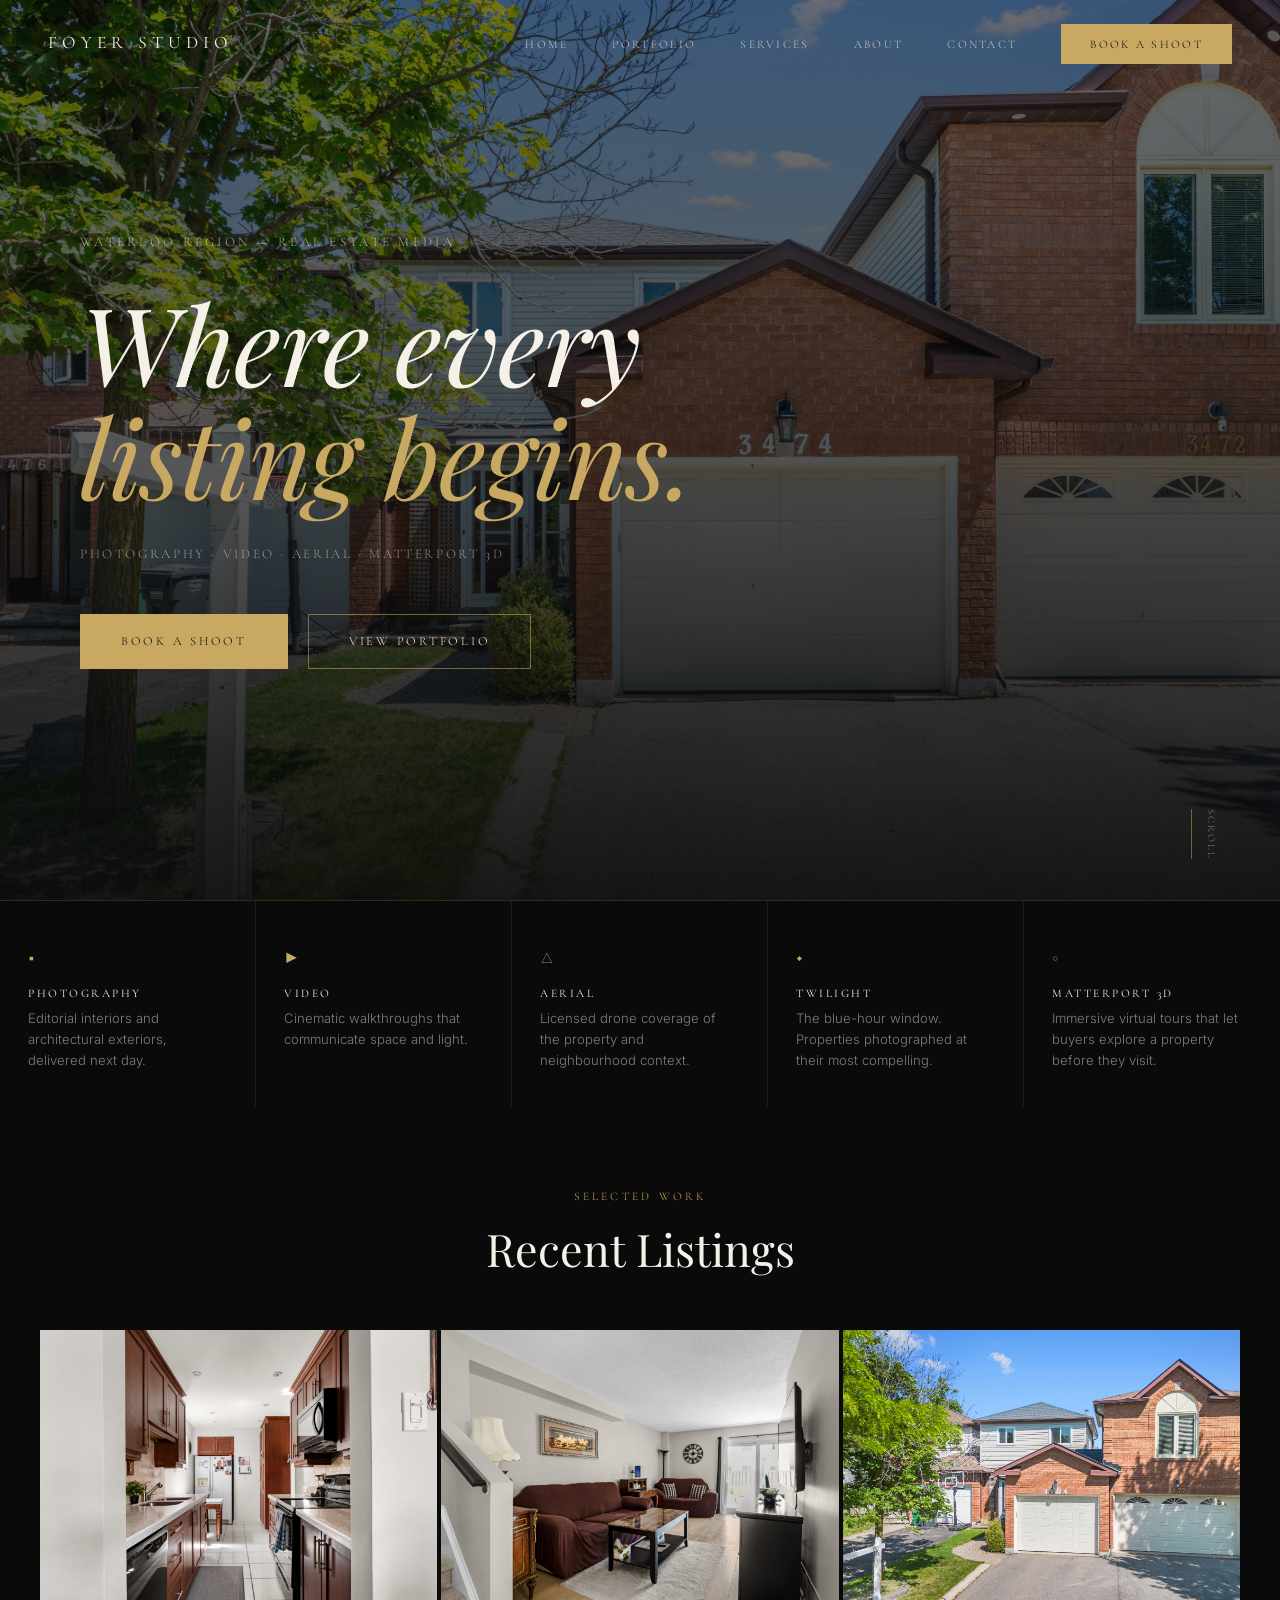
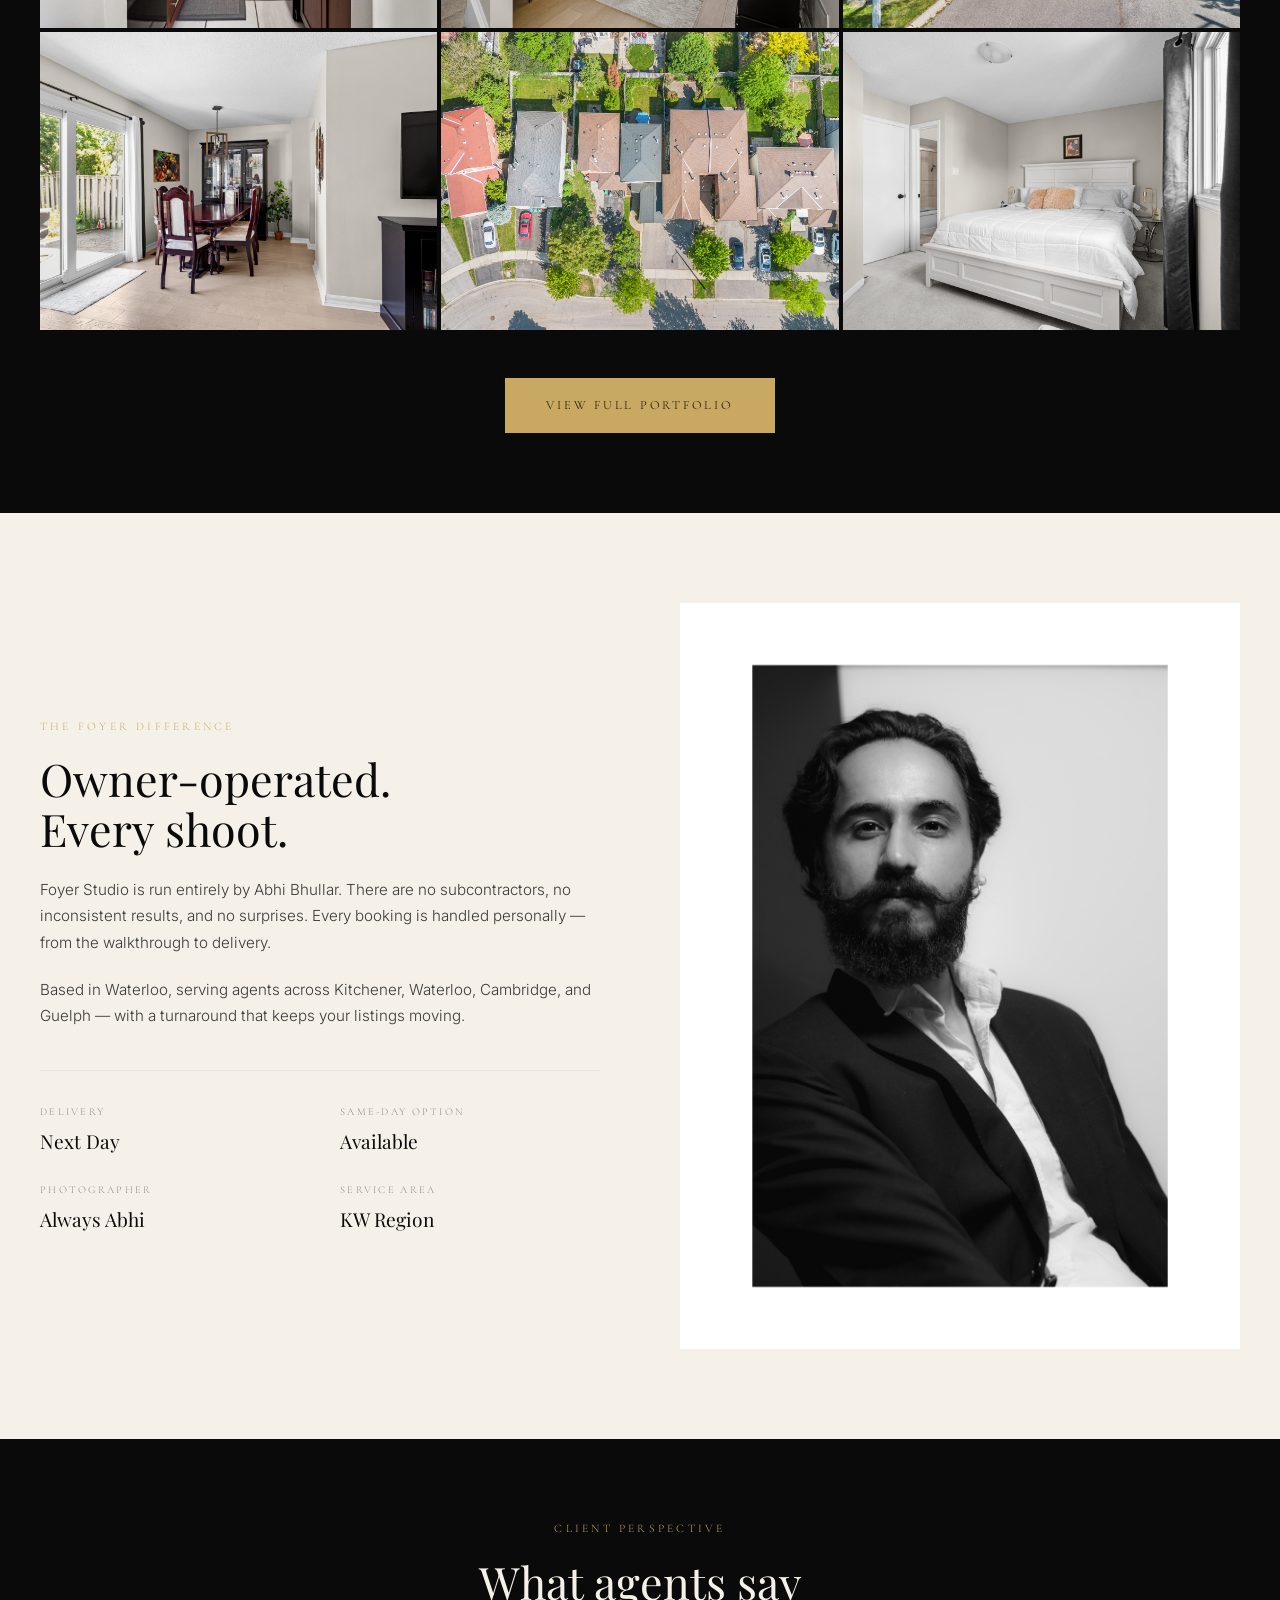
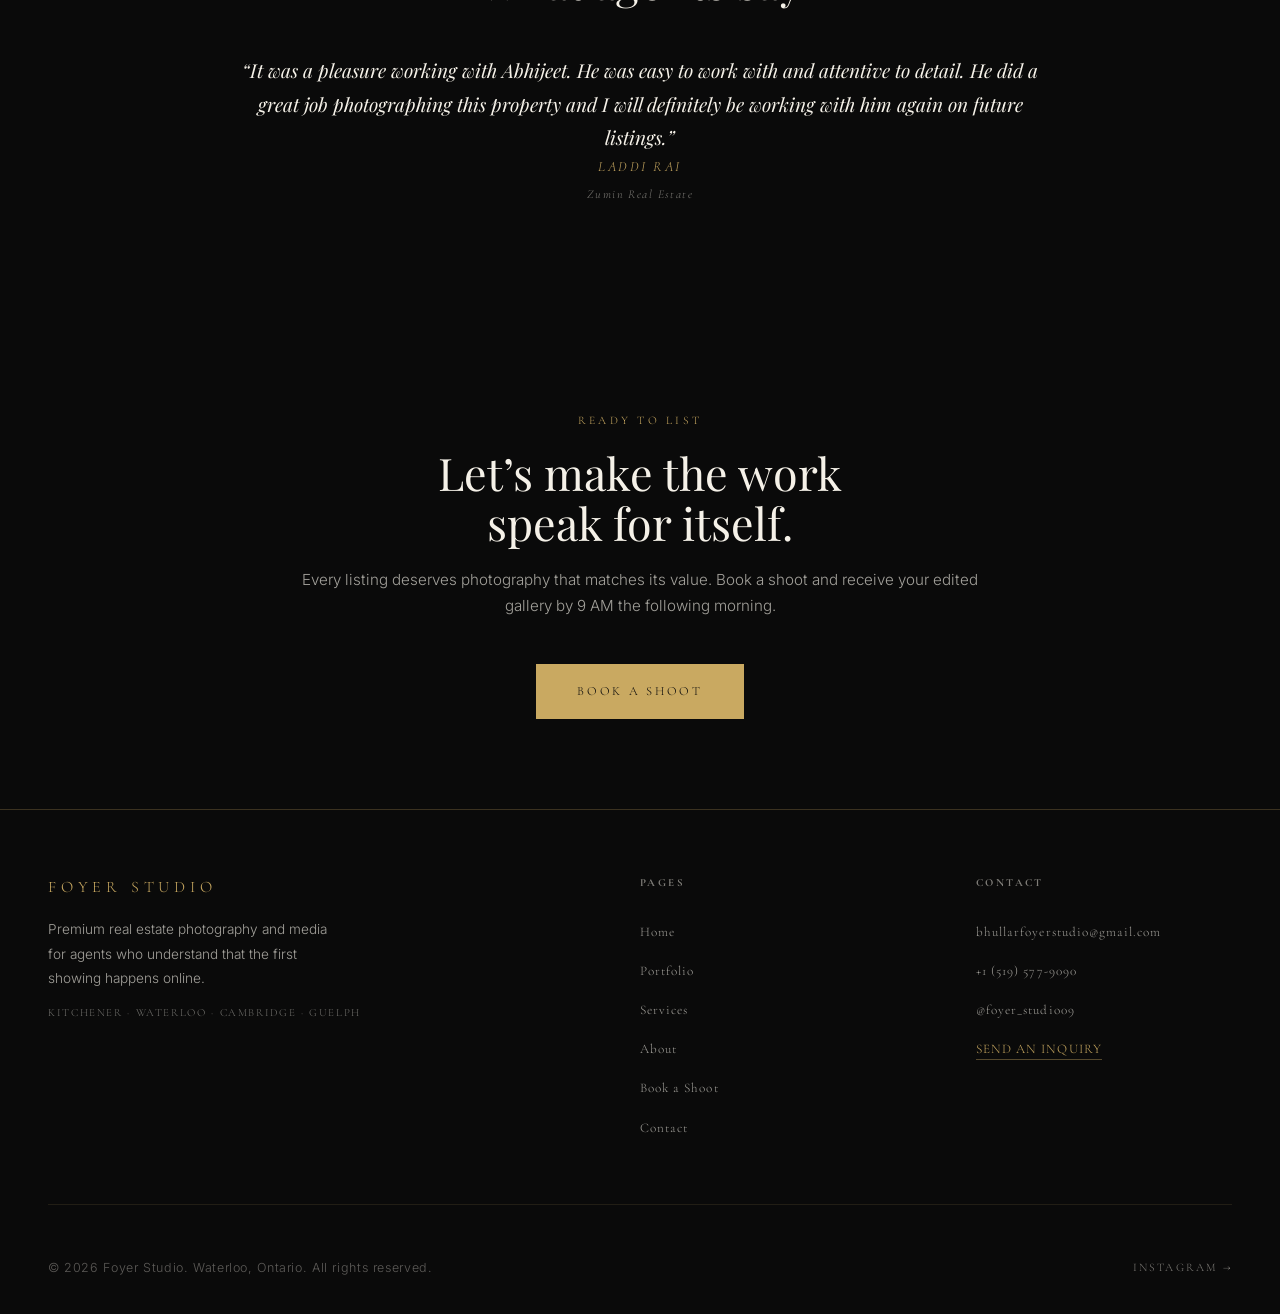
<file: index.html>
<!DOCTYPE html>
<html lang="en">
<head>
  <meta charset="UTF-8">
  <meta name="viewport" content="width=device-width, initial-scale=1.0">

  <!-- Primary SEO -->
  <title>Foyer Studio â Real Estate Photography Waterloo, Kitchener, Cambridge, Guelph</title>
  <meta name="description" content="Foyer Studio is a real estate photography and media studio based in Waterloo, Ontario. Professional property photography, video, drone, and Matterport 3D tours for agents across the KW Region.">
  <meta name="keywords" content="real estate photography Waterloo, property photographer Kitchener, drone photography KW, real estate video Waterloo Ontario, Matterport 3D tours, Foyer Studio">
  <meta name="author" content="Abhi Bhullar â Foyer Studio">
  <meta name="robots" content="index, follow">
  <link rel="canonical" href="https://foyerstudio.ca/">

  <!-- Open Graph -->
  <meta property="og:type" content="website">
  <meta property="og:url" content="https://foyerstudio.ca/">
  <meta property="og:title" content="Foyer Studio â Real Estate Photography & Media | Waterloo Region">
  <meta property="og:description" content="Premium real estate photography, video, drone and Matterport 3D tours for agents who understand that the first showing happens online.">
  <meta property="og:image" content="https://foyerstudio.ca/Front.jpg">
  <meta property="og:site_name" content="Foyer Studio">
  <meta property="og:locale" content="en_CA">

  <!-- Twitter Card -->
  <meta name="twitter:card" content="summary_large_image">
  <meta name="twitter:title" content="Foyer Studio â Real Estate Photography Waterloo">
  <meta name="twitter:description" content="Professional real estate photography and media for agents across the KW Region. Next-day delivery.">
  <meta name="twitter:image" content="https://foyerstudio.ca/Front.jpg">

  <link rel="stylesheet" href="styles.css">
  <!-- Google Analytics -->
  <script async src="https://www.googletagmanager.com/gtag/js?id=G-XKBW69VHVK"></script>
  <script>
    window.dataLayer = window.dataLayer || [];
    function gtag(){dataLayer.push(arguments);}
    gtag('js', new Date());
    gtag('config', 'G-XKBW69VHVK');
  </script>

  <!-- Schema.org Local Business -->
  <script type="application/ld+json">
  {
    "@context": "https://schema.org",
    "@type": "LocalBusiness",
    "name": "Foyer Studio",
    "description": "Premium real estate photography and media studio serving Kitchener, Waterloo, Cambridge, and Guelph.",
    "url": "https://foyerstudio.ca/",
    "telephone": "+15195779090",
    "email": "bhullarfoyerstudio@gmail.com",
    "founder": {
      "@type": "Person",
      "name": "Abhi Bhullar"
    },
    "address": {
      "@type": "PostalAddress",
      "addressLocality": "Waterloo",
      "addressRegion": "ON",
      "addressCountry": "CA"
    },
    "areaServed": [
      {"@type": "City", "name": "Kitchener"},
      {"@type": "City", "name": "Waterloo"},
      {"@type": "City", "name": "Cambridge"},
      {"@type": "City", "name": "Guelph"}
    ],
    "sameAs": [
      "https://www.instagram.com/foyer_studio09"
    ],
    "priceRange": "$$",
    "openingHours": "Mo-Su 08:00-20:00"
  }
  </script>
</head>
<body>

  <!-- Navigation -->
  <nav class="site-nav">
    <div class="nav-inner">
      <a href="index.html" class="nav-logo">Foyer Studio</a>
      <ul class="nav-links">
        <li><a href="index.html">Home</a></li>
        <li><a href="portfolio.html">Portfolio</a></li>
        <li><a href="services.html">Services</a></li>
        <li><a href="about.html">About</a></li>
        <li><a href="contact.html">Contact</a></li>
        <li><a href="book.html" class="nav-cta">Book a Shoot</a></li>
      </ul>
      <button class="nav-toggle" aria-label="Open menu">&#9776;</button>
    </div>
  </nav>

  <!-- Mobile Menu -->
  <div class="mobile-menu" id="mobileMenu">
    <button class="mobile-close">&#x00D7;</button>
    <ul>
      <li><a href="index.html">Home</a></li>
      <li><a href="portfolio.html">Portfolio</a></li>
      <li><a href="services.html">Services</a></li>
      <li><a href="about.html">About</a></li>
      <li><a href="book.html">Book a Shoot</a></li>
      <li><a href="contact.html">Contact</a></li>
    </ul>
  </div>

  <!-- Hero Section -->
  <section class="hero" aria-label="Hero">
    <div class="hero-bg" role="img" aria-label="Exterior of a luxury residential property photographed at dusk"></div>
    <div class="hero-overlay"></div>
    <div class="hero-content">
      <span class="hero-sub">Waterloo Region &mdash; Real Estate Media</span>
      <h1 class="hero-tagline">Where every<br><span class="hero-highlight">listing begins.</span></h1>
      <p class="hero-services">Photography &middot; Video &middot; Aerial &middot; Matterport 3D</p>
      <div class="hero-actions">
        <a href="book.html" class="btn-gold">Book a Shoot</a>
        <a href="portfolio.html" class="btn-outline-gold">View Portfolio</a>
      </div>
    </div>
    <div class="hero-scroll">
      <span>Scroll</span>
    </div>
  </section>

  <!-- Services Strip -->
  <section class="services-strip" aria-label="Services overview">
    <div class="services-strip-inner">
      <div class="service-item">
        <span class="service-icon">&#9632;</span>
        <h4>Photography</h4>
        <p>Editorial interiors and architectural exteriors, delivered next day.</p>
      </div>
      <div class="service-item">
        <span class="service-icon">&#9654;</span>
        <h4>Video</h4>
        <p>Cinematic walkthroughs that communicate space and light.</p>
      </div>
      <div class="service-item">
        <span class="service-icon">&#9651;</span>
        <h4>Aerial</h4>
        <p>Licensed drone coverage of the property and neighbourhood context.</p>
      </div>
      <div class="service-item">
        <span class="service-icon">&#9670;</span>
        <h4>Twilight</h4>
        <p>The blue-hour window. Properties photographed at their most compelling.</p>
      </div>
      <div class="service-item">
        <span class="service-icon">&#9702;</span>
        <h4>Matterport 3D</h4>
        <p>Immersive virtual tours that let buyers explore a property before they visit.</p>
      </div>
    </div>
  </section>

  <!-- Portfolio Grid Section -->
  <section class="portfolio-preview section-dark" aria-label="Selected Work">
    <div class="section-inner">
      <div class="section-header">
        <span class="section-label">Selected Work</span>
        <h2>Recent Listings</h2>
      </div>

      <div class="portfolio-grid">

        <div class="portfolio-item">
          <img src="kitchen.jpg" alt="Bright modern kitchen with quartz countertops" loading="lazy">
          <div class="portfolio-item-overlay"><span>Photography</span></div>
        </div>

        <div class="portfolio-item">
          <img src="living room .jpg" alt="Staged living room with natural light" loading="lazy">
          <div class="portfolio-item-overlay"><span>Photography</span></div>
        </div>

        <div class="portfolio-item">
          <img src="front drone.jpg" alt="Aerial view of residential property" loading="lazy">
          <div class="portfolio-item-overlay"><span>Aerial</span></div>
        </div>

        <div class="portfolio-item">
          <img src="Dining room .jpg" alt="Dining room with warm ambient lighting" loading="lazy">
          <div class="portfolio-item-overlay"><span>Photography</span></div>
        </div>

        <div class="portfolio-item">
          <img src="drone .jpg" alt="Drone aerial perspective of neighbourhood" loading="lazy">
          <div class="portfolio-item-overlay"><span>Aerial</span></div>
        </div>

        <div class="portfolio-item">
          <img src="master bedroom .jpg" alt="Primary bedroom with styled furnishings" loading="lazy">
          <div class="portfolio-item-overlay"><span>Photography</span></div>
        </div>

      </div>

      <div class="portfolio-cta">
        <a href="portfolio.html" class="btn-gold">View Full Portfolio</a>
      </div>
    </div>
  </section>

  <!-- About / Difference Section -->
  <section class="about-preview section-light" aria-label="The Foyer Difference">
    <div class="section-inner about-preview-inner">

      <div class="about-preview-text">
        <span class="section-label">The Foyer Difference</span>
        <h2>Owner-operated.<span class="section-break">Every shoot.</span></h2>
        <p>Foyer Studio is run entirely by Abhi Bhullar. There are no subcontractors, no inconsistent results, and no surprises. Every booking is handled personally &mdash; from the walkthrough to delivery.</p>
        <p>Based in Waterloo, serving agents across Kitchener, Waterloo, Cambridge, and Guelph &mdash; with a turnaround that keeps your listings moving.</p>

        <div class="about-stats">
          <div class="stat-block">
            <span class="stat-label">Delivery</span>
            <span class="stat-value">Next Day</span>
          </div>
          <div class="stat-block">
            <span class="stat-label">Same-Day Option</span>
            <span class="stat-value">Available</span>
          </div>
          <div class="stat-block">
            <span class="stat-label">Photographer</span>
            <span class="stat-value">Always Abhi</span>
          </div>
          <div class="stat-block">
            <span class="stat-label">Service Area</span>
            <span class="stat-value">KW Region</span>
          </div>
        </div>
      </div>

      <div class="about-preview-image">
        <img src="About-Potrait.jpg" alt="Abhi Bhullar, founder of Foyer Studio" loading="lazy">
      </div>

    </div>
  </section>

  <!-- Testimonial Section -->
  <section class="testimonial-section section-dark" aria-label="Client Perspective">
    <div class="section-inner">
      <span class="section-label">Client Perspective</span>
      <h2>What agents say</h2>
      <blockquote class="testimonial-quote">
        <p>&ldquo;It was a pleasure working with Abhijeet. He was easy to work with and attentive to detail. He did a great job photographing this property and I will definitely be working with him again on future listings.&rdquo;</p>
        <footer class="testimonial-author">
          <span class="author-name">Laddi Rai</span>
          <span class="author-firm">Zumin Real Estate</span>
        </footer>
      </blockquote>
    </div>
  </section>

  <!-- CTA Section -->
  <section class="cta-section section-dark" aria-label="Ready to list">
    <div class="section-inner cta-inner">
      <span class="section-label">Ready to list</span>
      <h2>Let&rsquo;s make the work<span class="section-break">speak for itself.</span></h2>
      <p>Every listing deserves photography that matches its value. Book a shoot and receive your edited gallery by 9 AM the following morning.</p>
      <a href="book.html" class="btn-gold">Book a Shoot</a>
    </div>
  </section>

  <!-- Footer -->
  <footer class="site-footer">
    <div class="footer-inner">
      <div class="footer-brand">
        <span class="footer-name">Foyer Studio</span>
        <p class="footer-desc">Premium real estate photography and media for agents who understand that the first showing happens online.</p>
        <p class="footer-region">Kitchener &middot; Waterloo &middot; Cambridge &middot; Guelph</p>
      </div>
      <nav class="footer-nav" aria-label="Footer navigation">
        <h5>Pages</h5>
        <ul>
          <li><a href="index.html">Home</a></li>
          <li><a href="portfolio.html">Portfolio</a></li>
          <li><a href="services.html">Services</a></li>
          <li><a href="about.html">About</a></li>
          <li><a href="book.html">Book a Shoot</a></li>
          <li><a href="contact.html">Contact</a></li>
        </ul>
      </nav>
      <div class="footer-contact">
        <h5>Contact</h5>
        <ul>
          <li><a href="mailto:bhullarfoyerstudio@gmail.com">bhullarfoyerstudio@gmail.com</a></li>
          <li><a href="tel:+15195779090">+1 (519) 577-9090</a></li>
          <li><a href="https://www.instagram.com/foyer_studio09" target="_blank" rel="noopener">@foyer_studio09</a></li>
          <li><a href="contact.html" class="footer-inquiry">Send an Inquiry</a></li>
        </ul>
      </div>
    </div>
    <div class="footer-bottom">
      <span class="footer-copy">&copy; 2026 Foyer Studio. Waterloo, Ontario. All rights reserved.</span>
      <a href="https://www.instagram.com/foyer_studio09" target="_blank" rel="noopener" class="footer-ig">Instagram &rarr;</a>
    </div>
  </footer>

  <script>
    // Mobile menu
    const toggle = document.querySelector('.nav-toggle');
    const menu = document.getElementById('mobileMenu');
    const close = document.querySelector('.mobile-close');
    if (toggle) toggle.addEventListener('click', () => menu.classList.add('open'));
    if (close) close.addEventListener('click', () => menu.classList.remove('open'));
    // Nav scroll effect
    window.addEventListener('scroll', () => {
      document.querySelector('.site-nav').classList.toggle('scrolled', window.scrollY > 60);
    });
  </script>

</body>
</html>
</file>
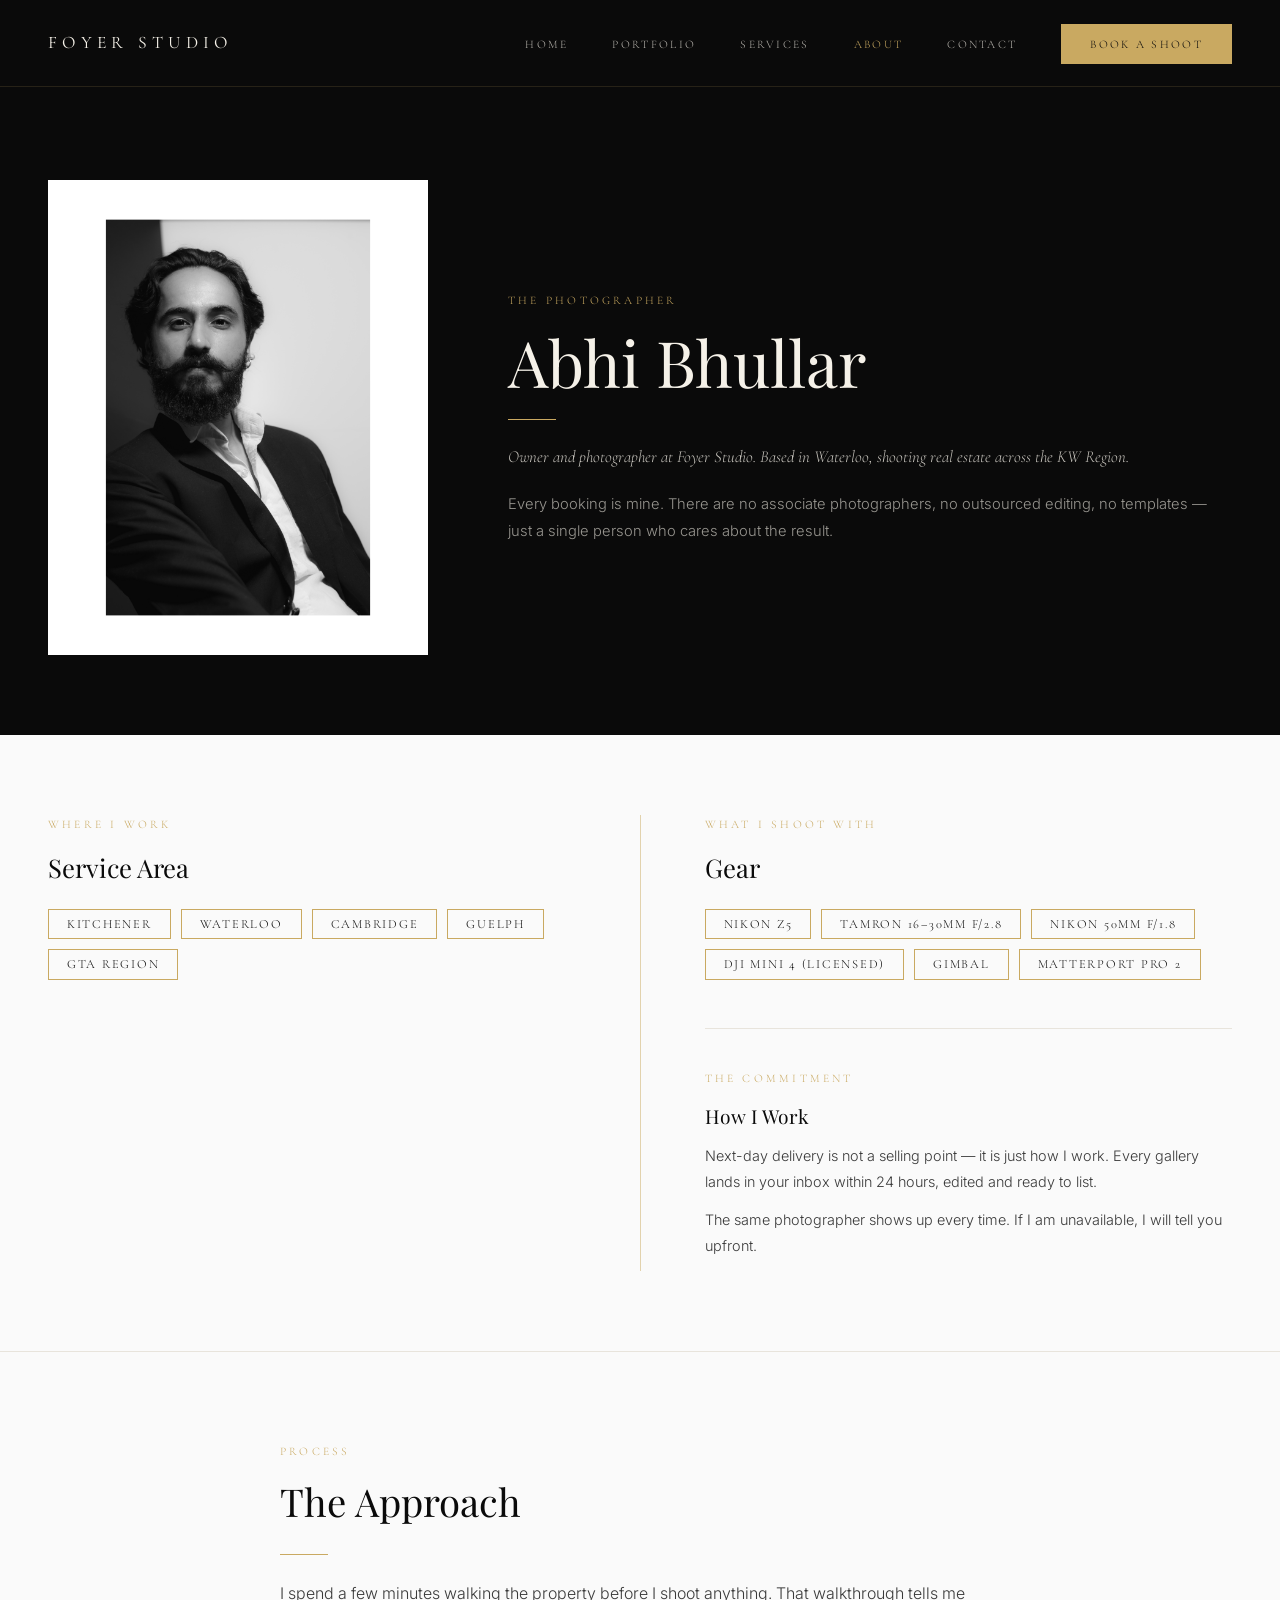
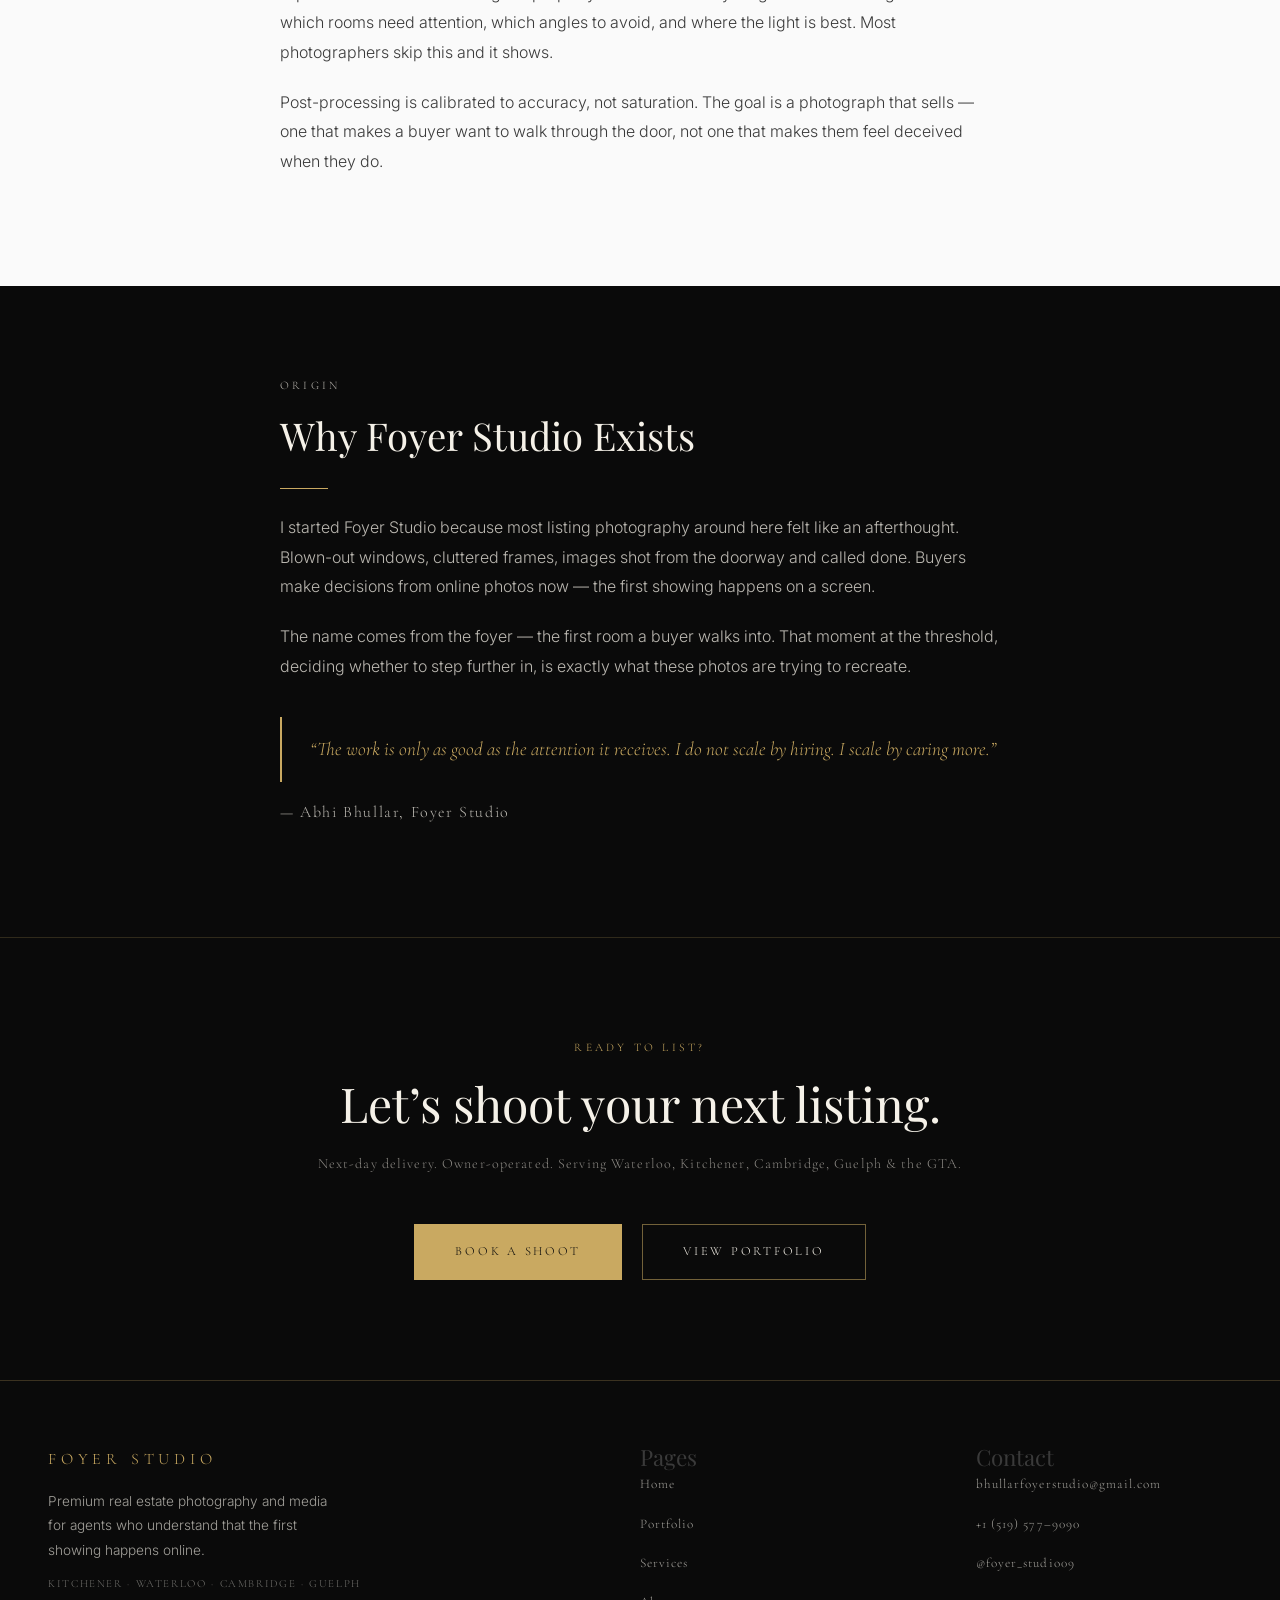
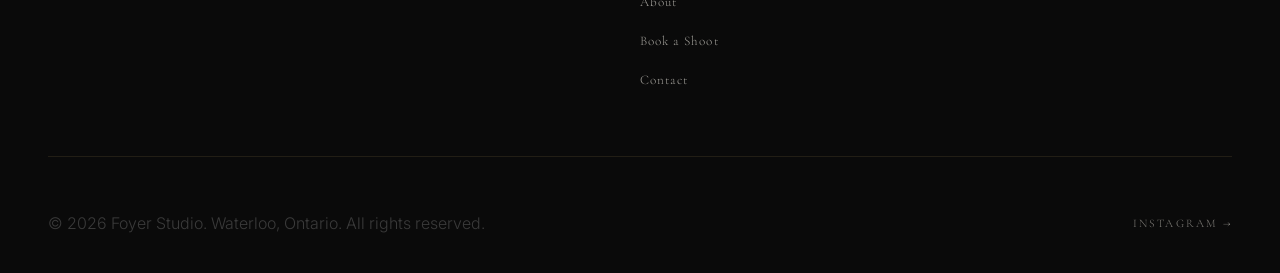
<file: about.html>
<!DOCTYPE html>
<html lang="en">
<head>
<meta charset="UTF-8">
<meta name="viewport" content="width=device-width, initial-scale=1.0">

<!-- Primary SEO -->
<title>About Abhi Bhullar — Real Estate Photographer Waterloo | Foyer Studio</title>
<meta name="description" content="Foyer Studio is owned and operated by Abhi Bhullar, a real estate photographer based in Waterloo, Ontario. Serving the KW Region with next-day delivery.">
<meta name="keywords" content="Abhi Bhullar photographer Waterloo, real estate photographer Waterloo Ontario, Foyer Studio, property photography KW">
<meta name="author" content="Abhi Bhullar — Foyer Studio">
<meta name="robots" content="index, follow">
<link rel="canonical" href="https://foyerstudio.ca/about.html">

<!-- Open Graph -->
<meta property="og:type" content="profile">
<meta property="og:url" content="https://foyerstudio.ca/about.html">
<meta property="og:title" content="About Abhi Bhullar — Real Estate Photographer | Foyer Studio">
<meta property="og:description" content="Foyer Studio is owned and operated by Abhi Bhullar — a Waterloo-based real estate photographer serving the KW Region.">
<meta property="og:image" content="https://foyerstudio.ca/About-Potrait.jpg">
<meta property="og:site_name" content="Foyer Studio">
<meta property="og:locale" content="en_CA">

<!-- Twitter Card -->
<meta name="twitter:card" content="summary_large_image">
<meta name="twitter:title" content="About Abhi Bhullar — Real Estate Photographer | Foyer Studio">
<meta name="twitter:description" content="Owner-operator of Foyer Studio. Real estate photographer serving Waterloo, Kitchener, Cambridge, and Guelph.">
<meta name="twitter:image" content="https://foyerstudio.ca/About-Potrait.jpg">

<link rel="stylesheet" href="styles.css">

<!-- Google Analytics -->
<script async src="https://www.googletagmanager.com/gtag/js?id=G-XKBW69VHVK"></script>
<script>
window.dataLayer = window.dataLayer || [];
function gtag(){dataLayer.push(arguments);}
gtag('js', new Date());
gtag('config', 'G-XKBW69VHVK');
</script>
<!-- Schema.org Local Business -->
<script type="application/ld+json">
{
"@context": "https://schema.org",
"@type": "LocalBusiness",
"name": "Foyer Studio",
"description": "Premium real estate photography and media studio serving Kitchener, Waterloo, Cambridge, and Guelph.",
"url": "https://foyerstudio.ca/about.html",
"telephone": "+15195779090",
"email": "bhullarfoyerstudio@gmail.com",
"founder": {
"@type": "Person",
"name": "Abhi Bhullar"
},
"address": {
"@type": "PostalAddress",
"addressLocality": "Waterloo",
"addressRegion": "ON",
"addressCountry": "CA"
},
"areaServed": [
{"@type": "City", "name": "Kitchener"},
{"@type": "City", "name": "Waterloo"},
{"@type": "City", "name": "Cambridge"},
{"@type": "City", "name": "Guelph"}
],
"sameAs": [
"https://www.instagram.com/foyer_studio09"
],
"priceRange": "$$",
"openingHours": "Mo-Su 08:00-20:00"
}
</script>
</head>
<body class="page-about">

<!-- Navigation -->
<nav class="site-nav nav-dark">
<div class="nav-inner">
<a href="index.html" class="nav-logo">Foyer Studio</a>
<ul class="nav-links">
<li><a href="index.html">Home</a></li>
<li><a href="portfolio.html">Portfolio</a></li>
<li><a href="services.html">Services</a></li>
<li><a href="about.html" class="nav-active">About</a></li>
<li><a href="contact.html">Contact</a></li>
<li><a href="book.html" class="nav-cta">Book a Shoot</a></li>
</ul>
<button class="nav-toggle" aria-label="Open menu">&#9776;</button>
</div>
</nav>

<!-- Mobile Menu -->
<div class="mobile-menu" id="mobileMenu">
<button class="mobile-close">&#x00D7;</button>
<ul>
<li><a href="index.html">Home</a></li>
<li><a href="portfolio.html">Portfolio</a></li>
<li><a href="services.html">Services</a></li>
<li><a href="about.html">About</a></li>
<li><a href="book.html">Book a Shoot</a></li>
<li><a href="contact.html">Contact</a></li>
</ul>
</div>

<!-- About Page -->
<main class="about-page">

<!-- Hero: Photo + Intro Side by Side -->
<section class="about-hero-intro">
<div class="about-hero-inner">
<div class="about-portrait-wrap">
<img src="About-Potrait.jpg" alt="Abhi Bhullar — Foyer Studio photographer" class="about-portrait-img">
</div>
<div class="about-intro-text">
<span class="section-label">The Photographer</span>
<h1 class="about-name">Abhi Bhullar</h1>
<div class="gold-divider"></div>
<p class="about-tagline">Owner and photographer at Foyer Studio. Based in Waterloo, shooting real estate across the KW Region.</p>
<p class="about-intro-body">Every booking is mine. There are no associate photographers, no outsourced editing, no templates — just a single person who cares about the result.</p>
</div>
</div>
</section>

<!-- Two-Column: Service Area + Gear/Commitment -->
<section class="about-columns-section">
<div class="about-columns-inner">

<div class="about-col about-col-left">
<span class="section-label">Where I Work</span>
<h2 class="about-col-heading">Service Area</h2>
<div class="about-chips">
<span class="about-chip">Kitchener</span>
<span class="about-chip">Waterloo</span>
<span class="about-chip">Cambridge</span>
<span class="about-chip">Guelph</span>
<span class="about-chip">GTA Region</span>
</div>
</div>

<div class="about-col-divider"></div>

<div class="about-col about-col-right">
<span class="section-label">What I Shoot With</span>
<h2 class="about-col-heading">Gear</h2>
<div class="about-chips">
<span class="about-chip">Nikon Z5</span>
<span class="about-chip">Tamron 16&ndash;30mm f/2.8</span>
<span class="about-chip">Nikon 50mm f/1.8</span>
<span class="about-chip">DJI Mini 4 (Licensed)</span>
<span class="about-chip">Gimbal</span>
<span class="about-chip">Matterport Pro 2</span>
</div>

<div class="about-commitment">
<span class="section-label">The Commitment</span>
<h3 class="about-commitment-heading">How I Work</h3>
<p>Next-day delivery is not a selling point &mdash; it is just how I work. Every gallery lands in your inbox within 24 hours, edited and ready to list.</p>
<p>The same photographer shows up every time. If I am unavailable, I will tell you upfront.</p>
</div>
</div>

</div>
</section>

<!-- Full-Width: The Approach -->
<section class="about-article-section">
<div class="about-article-inner">
<span class="section-label">Process</span>
<h2 class="about-article-heading">The Approach</h2>
<div class="gold-divider"></div>
<p>I spend a few minutes walking the property before I shoot anything. That walkthrough tells me which rooms need attention, which angles to avoid, and where the light is best. Most photographers skip this and it shows.</p>
<p>Post-processing is calibrated to accuracy, not saturation. The goal is a photograph that sells &mdash; one that makes a buyer want to walk through the door, not one that makes them feel deceived when they do.</p>
</div>
</section>

<!-- Full-Width: Why Foyer Studio Exists -->
<section class="about-article-section about-article-dark">
<div class="about-article-inner">
<span class="section-label">Origin</span>
<h2 class="about-article-heading">Why Foyer Studio Exists</h2>
<div class="gold-divider"></div>
<p>I started Foyer Studio because most listing photography around here felt like an afterthought. Blown-out windows, cluttered frames, images shot from the doorway and called done. Buyers make decisions from online photos now &mdash; the first showing happens on a screen.</p>
<p>The name comes from the foyer &mdash; the first room a buyer walks into. That moment at the threshold, deciding whether to step further in, is exactly what these photos are trying to recreate.</p>
<blockquote class="about-quote">&ldquo;The work is only as good as the attention it receives. I do not scale by hiring. I scale by caring more.&rdquo;</blockquote>
<p class="about-sign">&mdash; Abhi Bhullar, Foyer Studio</p>
</div>
</section>

<!-- CTA -->
<section class="about-cta-section">
<div class="about-cta-inner">
<span class="section-label">Ready to List?</span>
<h2 class="about-cta-heading">Let&rsquo;s shoot your next listing.</h2>
<p class="about-cta-sub">Next-day delivery. Owner-operated. Serving Waterloo, Kitchener, Cambridge, Guelph &amp; the GTA.</p>
<div class="about-cta-actions">
<a href="book.html" class="btn-gold">Book a Shoot</a>
<a href="portfolio.html" class="btn-outline-gold-dark">View Portfolio</a>
</div>
</div>
</section>

</main>

<!-- Footer -->
<footer class="site-footer">
<div class="footer-inner">
<div class="footer-brand">
<p class="footer-name">Foyer Studio</p>
<p class="footer-desc">Premium real estate photography and media for agents who understand that the first showing happens online.</p>
<p class="footer-region">Kitchener &middot; Waterloo &middot; Cambridge &middot; Guelph</p>
</div>
<div class="footer-nav">
<h3>Pages</h3>
<ul>
<li><a href="index.html">Home</a></li>
<li><a href="portfolio.html">Portfolio</a></li>
<li><a href="services.html">Services</a></li>
<li><a href="about.html">About</a></li>
<li><a href="book.html">Book a Shoot</a></li>
<li><a href="contact.html">Contact</a></li>
</ul>
</div>
<div class="footer-contact">
<h3>Contact</h3>
<ul>
<li><a href="mailto:bhullarfoyerstudio@gmail.com">bhullarfoyerstudio@gmail.com</a></li>
<li><a href="tel:+15195779090">+1 (519) 577&ndash;9090</a></li>
<li><a href="https://instagram.com/foyer_studio09">@foyer_studio09</a></li>
</ul>
</div>
</div>
<div class="footer-bottom">
<p>&copy; 2026 Foyer Studio. Waterloo, Ontario. All rights reserved.</p>
<a href="https://instagram.com/foyer_studio09" class="footer-ig">Instagram &rarr;</a>
</div>
</footer>

<script>
const nav = document.querySelector('.site-nav');
window.addEventListener('scroll', () => {
  if (window.scrollY > 60) { nav.classList.add('scrolled'); }
  else { nav.classList.remove('scrolled'); }
});
const toggle = document.querySelector('.nav-toggle');
const menu = document.getElementById('mobileMenu');
const close = document.querySelector('.mobile-close');
if (toggle) toggle.addEventListener('click', () => menu.classList.add('open'));
if (close) close.addEventListener('click', () => menu.classList.remove('open'));
</script>

</body>
</html>
</file>
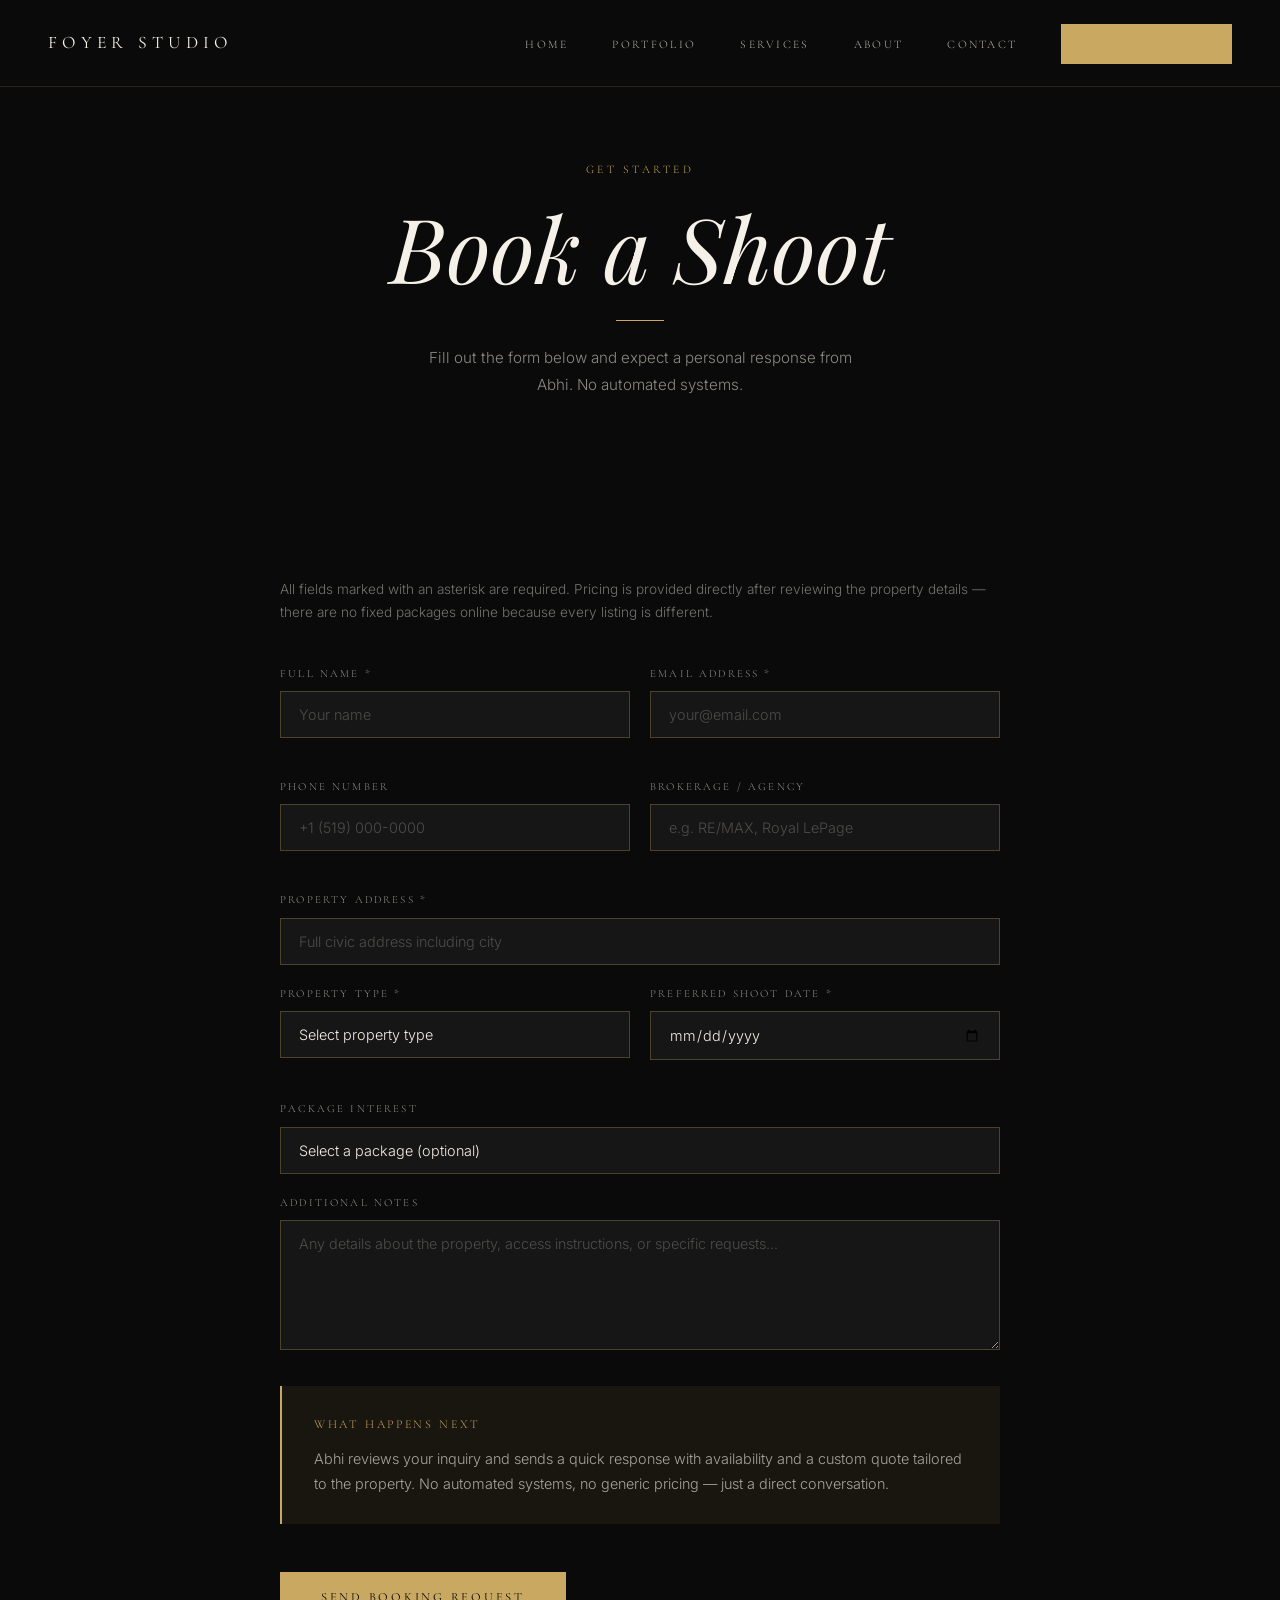
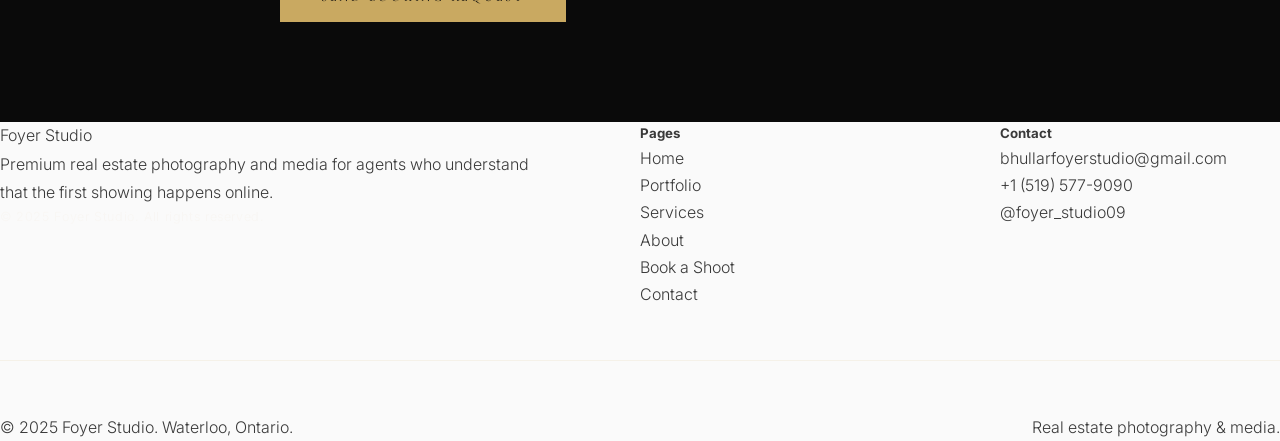
<file: book.html>
<!DOCTYPE html>
<html lang="en">
  <head>
    <meta charset="UTF-8">
    <meta name="viewport" content="width=device-width, initial-scale=1.0">

    <!-- Primary SEO -->
    <title>Book a Real Estate Shoot — Foyer Studio Waterloo Ontario</title>
  <meta name="description" content="Book a real estate photography shoot with Foyer Studio. Photography, video, aerial, and twilight for agents in Kitchener, Waterloo, Cambridge, and Guelph. Next-day delivery.">
  <meta name="keywords" content="book real estate photographer Waterloo, real estate photography booking Kitchener, hire property photographer Ontario, real estate shoot booking">
  <meta name="author" content="Abhi Bhullar — Foyer Studio">
  <meta name="robots" content="index, follow">
  <link rel="canonical" href="https://foyerstudio.ca/book.html">
  
  <!-- Open Graph -->
  <meta property="og:type" content="website">
  <meta property="og:url" content="https://foyerstudio.ca/book.html">
  <meta property="og:title" content="Book a Shoot — Foyer Studio Real Estate Photography">
  <meta property="og:description" content="Book your real estate photography session with Foyer Studio. Next-day delivery, no rush fees. Waterloo Region.">
  <meta property="og:image" content="https://foyerstudio.ca/Front.jpg">
  <meta property="og:site_name" content="Foyer Studio">
  <meta property="og:locale" content="en_CA">
  
  <!-- Twitter Card -->
  <meta name="twitter:card" content="summary_large_image">
  <meta name="twitter:title" content="Book a Shoot — Foyer Studio Real Estate Photography">
  <meta name="twitter:description" content="Book your real estate photography session. Next-day delivery, no rush fees. Waterloo Region.">
  <meta name="twitter:image" content="https://foyerstudio.ca/Front.jpg">
  
  <!-- Geo -->
  <meta name="geo.region" content="CA-ON">
  <meta name="geo.placename" content="Waterloo, Ontario">
  
  <link rel="stylesheet" href="styles.css">
  <!-- Google tag (gtag.js) -->
  <script async src="https://www.googletagmanager.com/gtag/js?id=G-XKBW69VHVK"></script>
  <script>
    window.dataLayer = window.dataLayer || [];
    function gtag(){dataLayer.push(arguments);}
    gtag('js', new Date());
    gtag('config', 'G-XKBW69VHVK');
  </script>
    <!-- Schema.org Local Business -->
    <script type="application/ld+json">
      {
      "@context": "https://schema.org",
      "@type": "LocalBusiness",
      "name": "Foyer Studio",
      "description": "Premium real estate photography and media studio serving Kitchener, Waterloo, Cambridge, and Guelph.",
      "url": "https://foyerstudio.ca/book.html",
      "telephone": "+15195779090",
      "email": "bhullarfoyerstudio@gmail.com",
      "founder": {
      "@type": "Person",
      "name": "Abhi Bhullar"
      },
      "address": {
      "@type": "PostalAddress",
      "addressLocality": "Waterloo",
      "addressRegion": "ON",
      "addressCountry": "CA"
      },
      "areaServed": [
      {"@type": "City", "name": "Kitchener"},
      {"@type": "City", "name": "Waterloo"},
      {"@type": "City", "name": "Cambridge"},
      {"@type": "City", "name": "Guelph"}
      ],
      "sameAs": [
      "https://www.instagram.com/foyer_studio09"
      ],
      "priceRange": "$$",
      "openingHours": "Mo-Su 08:00-20:00"
      }
    </script>
  </head>
  <body class="page-book">

    <!-- Navigation -->
    <nav class="site-nav nav-dark" id="mainNav">
        <div class="nav-inner">
              <a href="index.html" class="nav-logo">Foyer Studio</a>
              <ul class="nav-links">
                      <li><a href="index.html">Home</a></li>
                    <li><a href="portfolio.html">Portfolio</a></li>
                    <li><a href="services.html">Services</a></li>
                    <li><a href="about.html">About</a></li>
                    <li><a href="contact.html">Contact</a></li>
                    <li><a href="book.html" class="nav-cta nav-active">Book a Shoot</a></li>
              </ul>
            <button class="nav-toggle" aria-label="Open menu">&#9776;</button>
        </div>
    </nav>
  
  <!-- Mobile Menu -->
  <div class="mobile-menu" id="mobileMenu">
    <button class="mobile-close">&#x00D7;</button>
    <ul>
          <li><a href="index.html">Home</a></li>
          <li><a href="portfolio.html">Portfolio</a></li>
          <li><a href="services.html">Services</a></li>
          <li><a href="about.html">About</a></li>
          <li><a href="book.html">Book a Shoot</a></li>
          <li><a href="contact.html">Contact</a></li>
    </ul>
  </div>

    <!-- Hero -->
    <section class="book-page-hero">
        <div class="book-page-hero-inner">
              <span class="section-label">Get Started</span>
              <h1>Book a Shoot</h1>
            <div class="gold-divider center"></div>
            <p class="book-hero-sub">Fill out the form below and expect a personal response from Abhi. No automated systems.</p>
        </div>
    </section>
  
  <!-- Booking Form -->
  <section class="book-form-dark">
    <div class="book-form-dark-inner">
    
        <p class="book-form-note">All fields marked with an asterisk are required. Pricing is provided directly after reviewing the property details &mdash; there are no fixed packages online because every listing is different.</p>
    
        <form action="https://formspree.io/f/mojrnvvn" method="POST" id="bookingForm" class="book-form">
        
              <div class="book-form-row">
                      <div class="book-form-group">
                                <label for="name">Full Name *</label>
                                <input type="text" id="name" name="name" required placeholder="Your name">
                      </div>
                      <div class="book-form-group">
                                <label for="email">Email Address *</label>
                                <input type="email" id="email" name="email" required placeholder="your@email.com">
                      </div>
              </div>
        
              <div class="book-form-row">
                      <div class="book-form-group">
                                <label for="phone">Phone Number</label>
                                <input type="tel" id="phone" name="phone" placeholder="+1 (519) 000-0000">
                      </div>
                      <div class="book-form-group">
                                <label for="brokerage">Brokerage / Agency</label>
                                <input type="text" id="brokerage" name="brokerage" placeholder="e.g. RE/MAX, Royal LePage">
                      </div>
              </div>
        
              <div class="book-form-group">
                      <label for="address">Property Address *</label>
                      <input type="text" id="address" name="address" required placeholder="Full civic address including city">
              </div>
        
              <div class="book-form-row">
                      <div class="book-form-group">
                                <label for="property-type">Property Type *</label>
                                <select id="property-type" name="property_type" required>
                                            <option value="" disabled selected>Select property type</option>
                                            <option value="condo">Condo</option>
                                            <option value="townhouse">Townhouse</option>
                                            <option value="detached">Detached</option>
                                            <option value="luxury">Luxury</option>
                                            <option value="commercial">Commercial</option>
                                            <option value="other">Other</option>
                                </select>
                      </div>
                      <div class="book-form-group">
                                <label for="date">Preferred Shoot Date *</label>
                                <input type="date" id="date" name="preferred_date" required>
                      </div>
              </div>
        
              <div class="book-form-group">
                      <label for="package">Package Interest</label>
                      <select id="package" name="package">
                                <option value="" disabled selected>Select a package (optional)</option>
                                <option value="essential">Essential — Photography Only</option>
                                <option value="standard">Standard — Photography + Floor Plan</option>
                                <option value="premium">Premium — Photography + Video + Floor Plan</option>
                                <option value="aerial">Add Aerial / Drone</option>
                                <option value="twilight">Add Twilight Session</option>
                                <option value="unsure">Not sure yet</option>
                      </select>
              </div>
        
              <div class="book-form-group">
                      <label for="notes">Additional Notes</label>
                      <textarea id="notes" name="notes" placeholder="Any details about the property, access instructions, or specific requests..."></textarea>
              </div>
        
              <!-- What Happens Next -->
              <div class="book-next">
                      <p class="book-next-heading">What Happens Next</p>
                      <p class="book-next-body">Abhi reviews your inquiry and sends a quick response with availability and a custom quote tailored to the property. No automated systems, no generic pricing &mdash; just a direct conversation.</p>
              </div>
        
              <div class="book-form-actions">
                      <button type="submit" class="btn btn-gold">Send Booking Request</button>
              </div>
        
        </form>
    </div>
  </section>
  
  <footer class="footer">
    <div class="footer-inner">
        <div class="footer-brand">
              <span class="footer-logo">Foyer Studio</span>
              <p>Premium real estate photography and media for agents who understand that the first showing happens online.</p>
              <p class="footer-copy">&copy; 2025 Foyer Studio. All rights reserved.</p>
        </div>
        <div class="footer-col">
              <h5>Pages</h5>
              <ul>
                      <li><a href="index.html">Home</a></li>
                      <li><a href="portfolio.html">Portfolio</a></li>
                      <li><a href="services.html">Services</a></li>
                      <li><a href="about.html">About</a></li>
                      <li><a href="book.html">Book a Shoot</a></li>
                      <li><a href="contact.html">Contact</a></li>
              </ul>
        </div>
        <div class="footer-col">
              <h5>Contact</h5>
              <ul>
                      <li><a href="mailto:bhullarfoyerstudio@gmail.com">bhullarfoyerstudio@gmail.com</a></li>
                      <li><a href="tel:+15195779090">+1 (519) 577-9090</a></li>
                      <li><a href="https://instagram.com/foyer_studio09" target="_blank">@foyer_studio09</a></li>
              </ul>
        </div>
    </div>
    <div class="footer-bottom">
        <p>&copy; 2025 Foyer Studio. Waterloo, Ontario.</p>
        <p>Real estate photography &amp; media.</p>
    </div>
  </footer>
  
  <script>
  // Mobile menu toggle
  const hamburger = document.querySelector('.nav-toggle');
  const mobileMenu = document.getElementById('mobileMenu');
  const mobileClose = document.querySelector('.mobile-close');
  if (hamburger) hamburger.addEventListener('click', () => mobileMenu.classList.add('open'));
    if (mobileClose) mobileClose.addEventListener('click', () => mobileMenu.classList.remove('open'));
      
      // Form now submits via Formspree — no JS override needed
      </script>
  </body>
</html></p></p></li></li></p></h1>
    </ul></li></li>
  </script></title>
  </head>
</file>
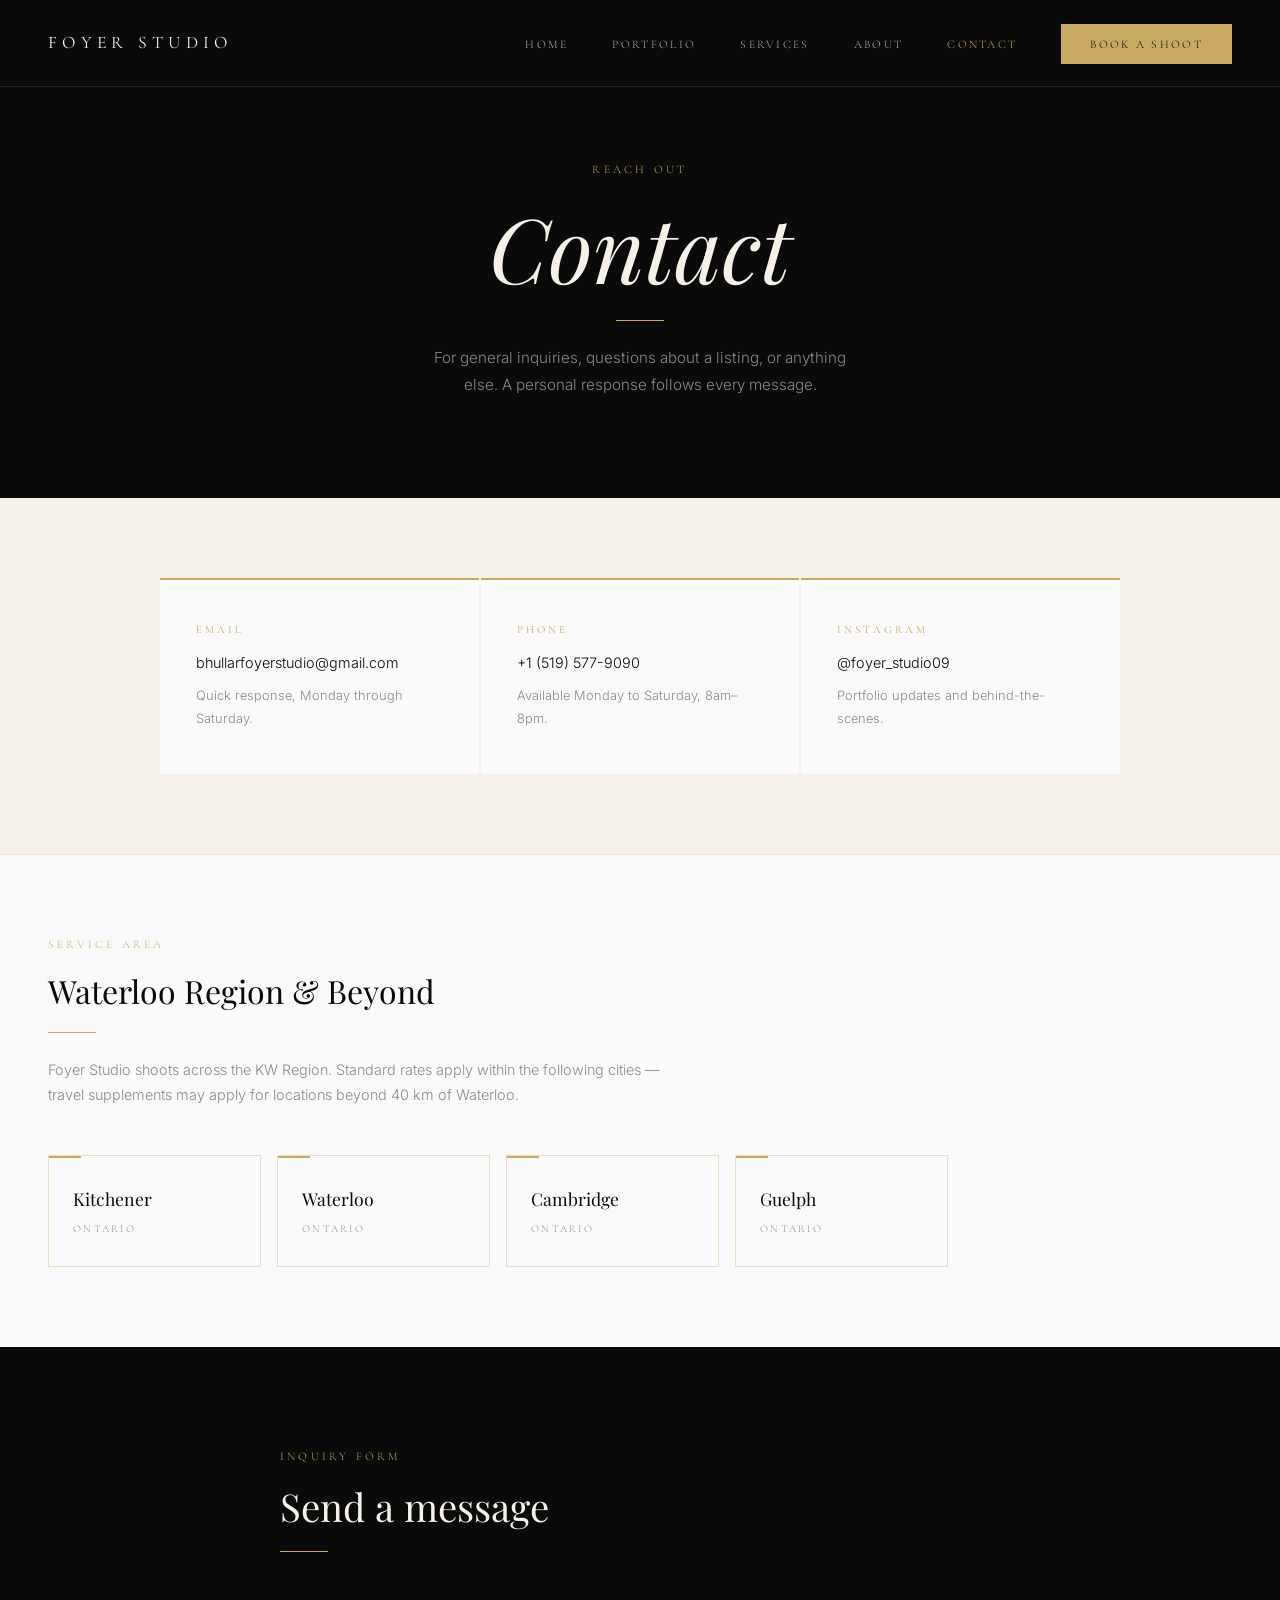
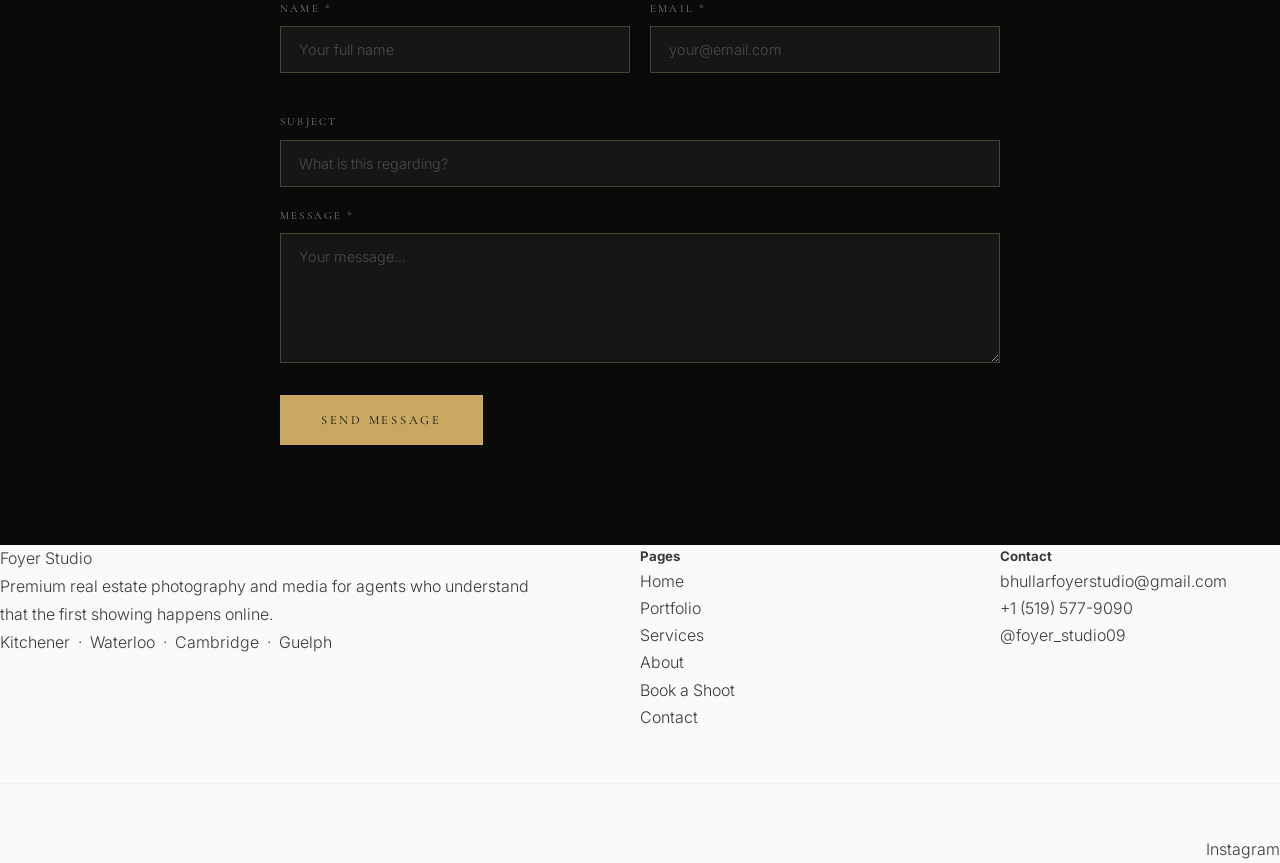
<file: contact.html>
<!DOCTYPE html>
<html lang="en">
<head>
  <meta charset="UTF-8">
  <meta name="viewport" content="width=device-width, initial-scale=1.0">

  <!-- Primary SEO -->
  <title>Contact — Foyer Studio Real Estate Photography Waterloo Ontario</title>
  <meta name="description" content="Contact Foyer Studio for real estate photography in Kitchener, Waterloo, Cambridge, and Guelph. Reach Abhi Bhullar directly at bhullarfoyerstudio@gmail.com or +1 (519) 577-9090.">
  <meta name="keywords" content="contact real estate photographer Waterloo, Foyer Studio contact, real estate photography inquiry Kitchener Waterloo">
  <meta name="author" content="Abhi Bhullar — Foyer Studio">
  <meta name="robots" content="index, follow">
  <link rel="canonical" href="https://foyerstudio.ca/contact.html">

  <!-- Open Graph -->
  <meta property="og:type" content="website">
  <meta property="og:url" content="https://foyerstudio.ca/contact.html">
  <meta property="og:title" content="Contact — Foyer Studio Real Estate Photography">
  <meta property="og:description" content="Get in touch with Foyer Studio for real estate photography, video, aerial, and twilight services in the Waterloo Region.">
  <meta property="og:image" content="https://foyerstudio.ca/Front.jpg">
  <meta property="og:site_name" content="Foyer Studio">
  <meta property="og:locale" content="en_CA">

  <!-- Twitter Card -->
  <meta name="twitter:card" content="summary_large_image">
  <meta name="twitter:title" content="Contact — Foyer Studio Real Estate Photography">
  <meta name="twitter:description" content="Get in touch with Foyer Studio for real estate photography services in the Waterloo Region.">
  <meta name="twitter:image" content="https://foyerstudio.ca/Front.jpg">

  <!-- Geo -->
  <meta name="geo.region" content="CA-ON">
  <meta name="geo.placename" content="Waterloo, Ontario">

  <link rel="stylesheet" href="styles.css">
  <!-- Google tag (gtag.js) -->
  <script async src="https://www.googletagmanager.com/gtag/js?id=G-XKBW69VHVK"></script>
  <script>
    window.dataLayer = window.dataLayer || [];
    function gtag(){dataLayer.push(arguments);}
    gtag('js', new Date());
    gtag('config', 'G-XKBW69VHVK');
  </script>
  <!-- Schema.org Local Business -->
  <script type="application/ld+json">
  {
    "@context": "https://schema.org",
    "@type": "LocalBusiness",
    "name": "Foyer Studio",
    "description": "Premium real estate photography and media studio serving Kitchener, Waterloo, Cambridge, and Guelph.",
    "url": "https://foyerstudio.ca/contact.html",
    "telephone": "+15195779090",
    "email": "bhullarfoyerstudio@gmail.com",
    "founder": {
      "@type": "Person",
      "name": "Abhi Bhullar"
    },
    "address": {
      "@type": "PostalAddress",
      "addressLocality": "Waterloo",
      "addressRegion": "ON",
      "addressCountry": "CA"
    },
    "areaServed": [
      {"@type": "City", "name": "Kitchener"},
      {"@type": "City", "name": "Waterloo"},
      {"@type": "City", "name": "Cambridge"},
      {"@type": "City", "name": "Guelph"}
    ],
    "sameAs": [
      "https://www.instagram.com/foyer_studio09"
    ],
    "priceRange": "$$",
    "openingHours": "Mo-Su 08:00-20:00"
  }
  </script>
</head>
<body class="page-contact">

  <!-- Navigation -->
  <nav class="site-nav nav-dark" id="mainNav">
    <div class="nav-inner">
      <a href="index.html" class="nav-logo">Foyer Studio</a>
      <ul class="nav-links">
        <li><a href="index.html">Home</a></li>
        <li><a href="portfolio.html">Portfolio</a></li>
        <li><a href="services.html">Services</a></li>
        <li><a href="about.html">About</a></li>
        <li><a href="contact.html" class="nav-active">Contact</a></li>
        <li><a href="book.html" class="nav-cta">Book a Shoot</a></li>
      </ul>
      <button class="nav-toggle" aria-label="Open menu">&#9776;</button>
    </div>
  </nav>

  <!-- Mobile Menu -->
  <div class="mobile-menu" id="mobileMenu">
    <button class="mobile-close">&#x00D7;</button>
    <ul>
      <li><a href="index.html">Home</a></li>
      <li><a href="portfolio.html">Portfolio</a></li>
      <li><a href="services.html">Services</a></li>
      <li><a href="about.html">About</a></li>
      <li><a href="book.html">Book a Shoot</a></li>
      <li><a href="contact.html">Contact</a></li>
    </ul>
  </div>

  <!-- Hero -->
  <section class="contact-page-hero">
    <div class="contact-page-hero-inner">
      <span class="section-label">Reach Out</span>
      <h1>Contact</h1>
      <div class="gold-divider center"></div>
      <p class="contact-hero-sub">For general inquiries, questions about a listing, or anything else. A personal response follows every message.</p>
    </div>
  </section>

  <!-- Contact Info -->
  <section class="contact-info-section">
    <div class="contact-info-wrap">
      <div class="contact-info-grid">
        <div class="contact-info-card">
          <h4>Email</h4>
          <p><a href="mailto:bhullarfoyerstudio@gmail.com">bhullarfoyerstudio@gmail.com</a></p>
          <p class="contact-info-note">Quick response, Monday through Saturday.</p>
        </div>
        <div class="contact-info-card">
          <h4>Phone</h4>
          <p><a href="tel:+15195779090">+1 (519) 577-9090</a></p>
          <p class="contact-info-note">Available Monday to Saturday, 8am–8pm.</p>
        </div>
        <div class="contact-info-card">
          <h4>Instagram</h4>
          <p><a href="https://www.instagram.com/foyer_studio09" target="_blank" rel="noopener">@foyer_studio09</a></p>
          <p class="contact-info-note">Portfolio updates and behind-the-scenes.</p>
        </div>
      </div>
    </div>
  </section>

  <!-- Service Area -->
  <section class="contact-area-section">
    <div class="contact-area-wrap">
      <span class="section-label">Service Area</span>
      <h2 class="contact-area-heading">Waterloo Region &amp; Beyond</h2>
      <div class="gold-divider"></div>
      <p class="contact-area-sub">Foyer Studio shoots across the KW Region. Standard rates apply within the following cities — travel supplements may apply for locations beyond 40&nbsp;km of Waterloo.</p>
      <div class="contact-city-grid">
        <div class="contact-city-card">
          <span class="contact-city-label">Kitchener</span>
          <span class="contact-city-region">Ontario</span>
        </div>
        <div class="contact-city-card">
          <span class="contact-city-label">Waterloo</span>
          <span class="contact-city-region">Ontario</span>
        </div>
        <div class="contact-city-card">
          <span class="contact-city-label">Cambridge</span>
          <span class="contact-city-region">Ontario</span>
        </div>
        <div class="contact-city-card">
          <span class="contact-city-label">Guelph</span>
          <span class="contact-city-region">Ontario</span>
        </div>
      </div>
    </div>
  </section>

  <!-- Inquiry Form -->
  <section class="contact-form-dark">
    <div class="contact-form-dark-inner">
      <span class="section-label">Inquiry Form</span>
      <h2 class="contact-form-heading">Send a message</h2>
      <div class="gold-divider"></div>

      <form id="contactForm" action="https://formspree.io/f/xvzlbggl" method="POST" class="contact-form">
        <div class="contact-form-row">
          <div class="contact-form-group">
            <label for="c-name">Name *</label>
            <input type="text" id="c-name" name="name" required placeholder="Your full name">
          </div>
          <div class="contact-form-group">
            <label for="c-email">Email *</label>
            <input type="email" id="c-email" name="email" required placeholder="your@email.com">
          </div>
        </div>
        <div class="contact-form-group">
          <label for="c-subject">Subject</label>
          <input type="text" id="c-subject" name="subject" placeholder="What is this regarding?">
        </div>
        <div class="contact-form-group">
          <label for="c-message">Message *</label>
          <textarea id="c-message" name="message" required placeholder="Your message..."></textarea>
        </div>
        <div class="contact-form-actions">
          <button type="submit" class="btn-gold">Send Message</button>
        </div>
      </form>
    </div>
  </section>

  <footer class="footer">
    <div class="footer-inner">
      <div class="footer-brand">
        <span class="footer-logo">Foyer Studio</span>
        <p>Premium real estate photography and media for agents who understand that the first showing happens online.</p>
        <p class="footer-service-area">Kitchener &nbsp;&middot;&nbsp; Waterloo &nbsp;&middot;&nbsp; Cambridge &nbsp;&middot;&nbsp; Guelph</p>
      </div>
      <div class="footer-col">
        <h5>Pages</h5>
        <ul>
          <li><a href="index.html">Home</a></li>
          <li><a href="portfolio.html">Portfolio</a></li>
          <li><a href="services.html">Services</a></li>
          <li><a href="about.html">About</a></li>
          <li><a href="book.html">Book a Shoot</a></li>
          <li><a href="contact.html">Contact</a></li>
        </ul>
      </div>
      <div class="footer-col">
        <h5>Contact</h5>
        <ul>
          <li><a href="mailto:bhullarfoyerstudio@gmail.com">bhullarfoyerstudio@gmail.com</a></li>
          <li><a href="tel:+15195779090">+1 (519) 577-9090</a></li>
          <li><a href="https://www.instagram.com/foyer_studio09" target="_blank">@foyer_studio09</a></li>
        </ul>
      </div>
    </div>
    <div class="footer-bottom">
      <span class="footer-copy">&copy; 2026 Foyer Studio. Waterloo, Ontario. All rights reserved.</span>
      <a href="https://www.instagram.com/foyer_studio09" class="footer-insta" target="_blank">Instagram</a>
    </div>
  </footer>

  <script>
    // Mobile menu
    const hamburger = document.querySelector('.nav-toggle');
    const mobileMenu = document.getElementById('mobileMenu');
    const mobileClose = document.querySelector('.mobile-close');
    if (hamburger) hamburger.addEventListener('click', () => mobileMenu.classList.add('open'));
    if (mobileClose) mobileClose.addEventListener('click', () => mobileMenu.classList.remove('open'));

    // Scrolled nav
    const nav = document.querySelector('.site-nav');
    window.addEventListener('scroll', () => {
      nav.classList.toggle('scrolled', window.scrollY > 40);
    });
  </script>
</body>
</html>
</file>
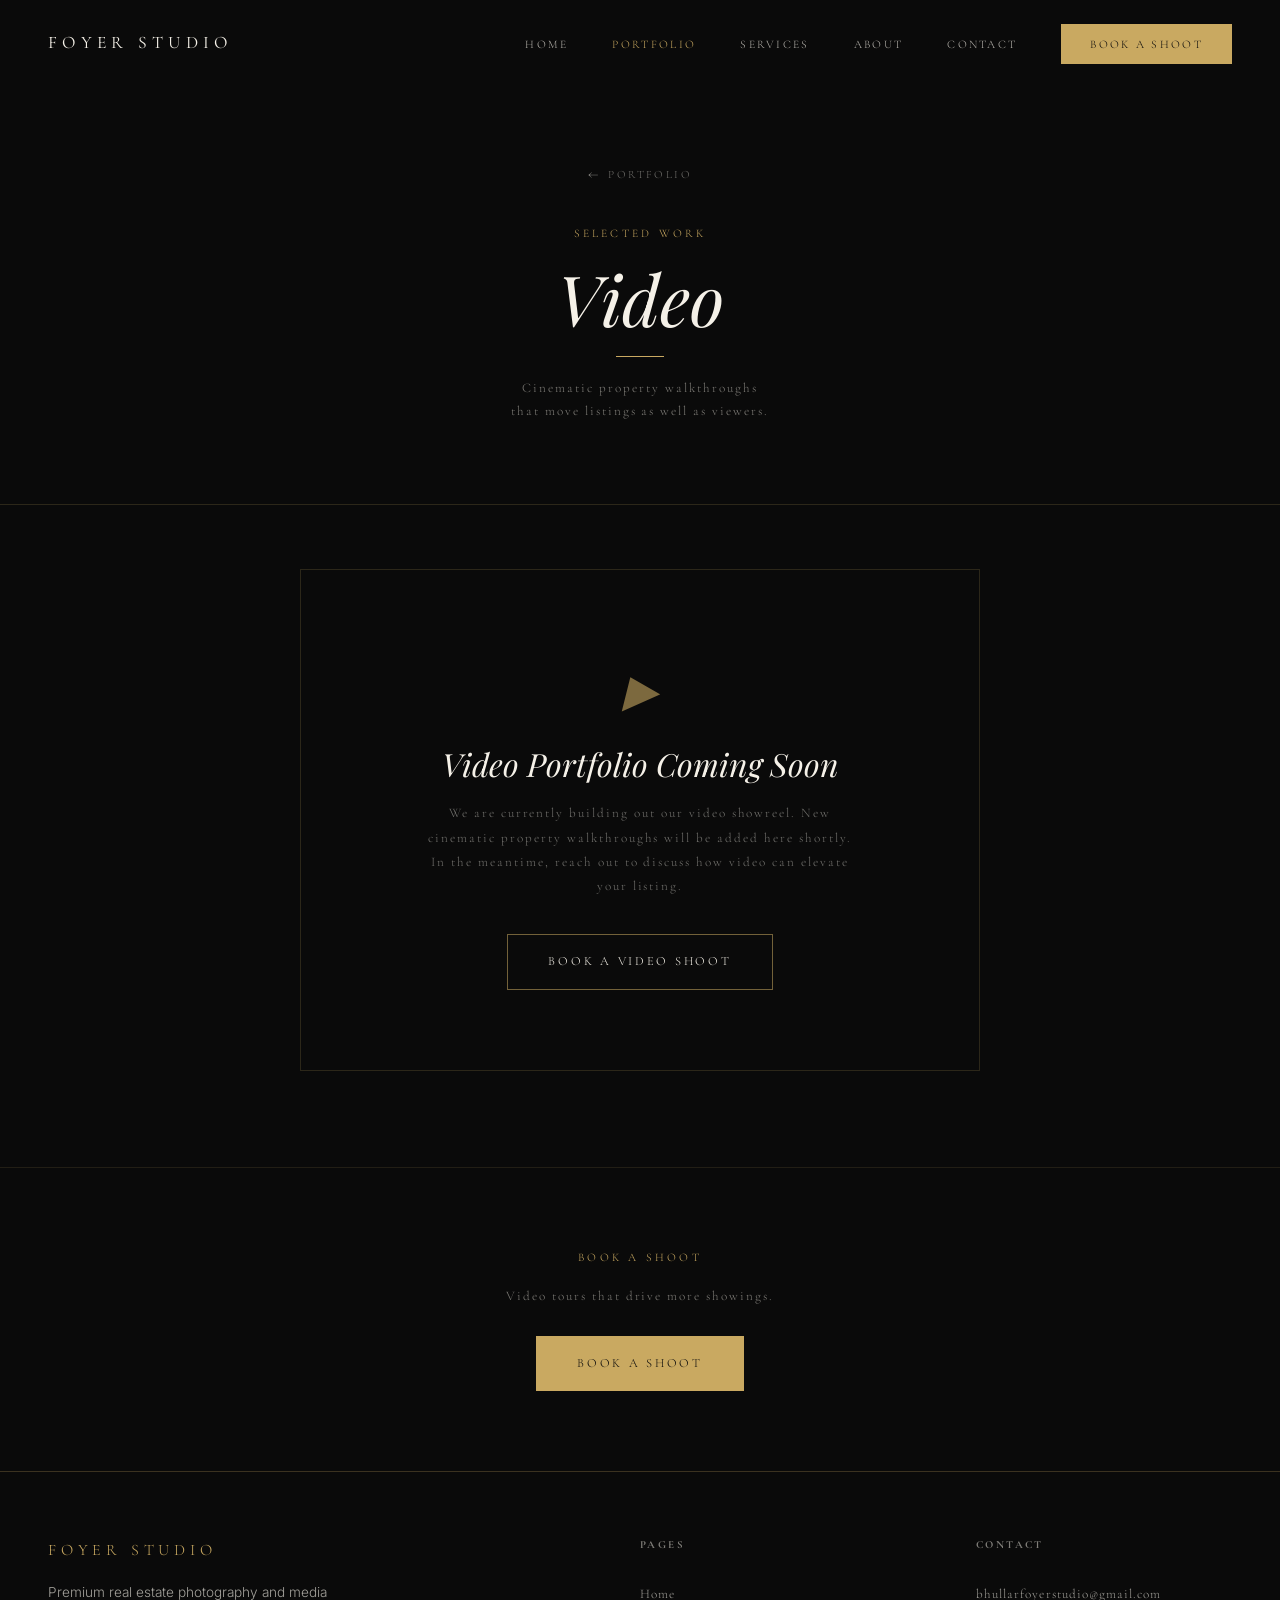
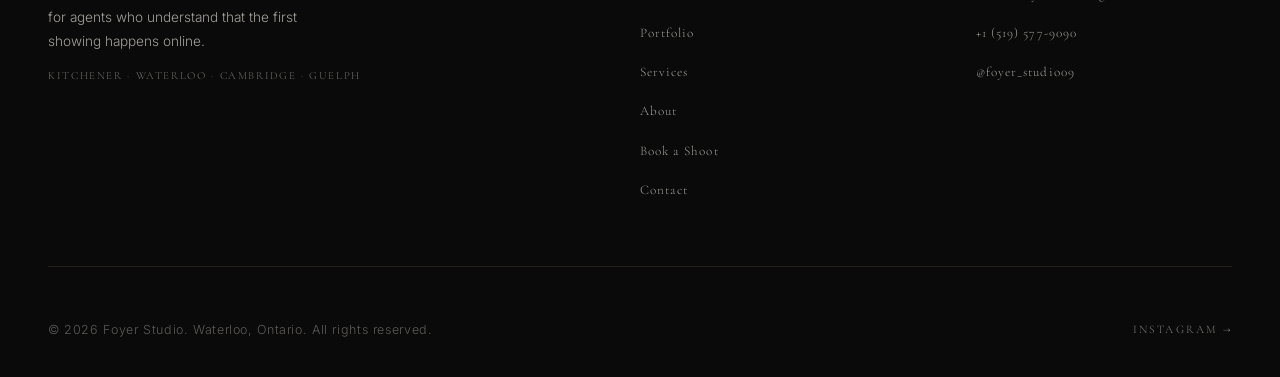
<file: portfolio-video.html>
<!DOCTYPE html>
<html lang="en">
<head>
<meta charset="UTF-8">
<meta name="viewport" content="width=device-width, initial-scale=1.0">
<title>Video — Real Estate Video Portfolio | Foyer Studio Waterloo</title>
<meta name="description" content="Foyer Studio's real estate video portfolio. Cinematic property walkthrough videos for residential listings across Kitchener, Waterloo, Cambridge, and Guelph. New work coming soon.">
<meta name="keywords" content="real estate video Waterloo, property video tour Kitchener, cinematic real estate video KW, Foyer Studio video, listing video tour Ontario">
<meta name="author" content="Abhi Bhullar — Foyer Studio">
<meta name="robots" content="index, follow">
<link rel="canonical" href="https://foyerstudio.ca/portfolio-video.html">
<meta property="og:type" content="website">
<meta property="og:url" content="https://foyerstudio.ca/portfolio-video.html">
<meta property="og:title" content="Video Portfolio — Foyer Studio">
<meta property="og:description" content="Real estate video portfolio from Foyer Studio, Waterloo Region. New work coming soon.">
<meta property="og:image" content="https://foyerstudio.ca/Front.jpg">
<meta property="og:site_name" content="Foyer Studio">
<meta property="og:locale" content="en_CA">
<meta name="twitter:card" content="summary_large_image">
<meta name="twitter:title" content="Video Portfolio — Foyer Studio">
<meta name="twitter:description" content="Real estate video portfolio from Foyer Studio, Waterloo Region.">
<meta name="twitter:image" content="https://foyerstudio.ca/Front.jpg">
<link rel="stylesheet" href="styles.css">
<script async src="https://www.googletagmanager.com/gtag/js?id=G-XKBW69VHVK"></script>
<script>
window.dataLayer=window.dataLayer||[];
function gtag(){dataLayer.push(arguments);}
gtag('js',new Date());
gtag('config','G-XKBW69VHVK');
</script>
<script type="application/ld+json">
{"@context":"https://schema.org","@type":"LocalBusiness","name":"Foyer Studio","description":"Premium real estate photography and media studio serving Kitchener, Waterloo, Cambridge, and Guelph.","url":"https://foyerstudio.ca/portfolio-video.html","telephone":"+15195779090","email":"bhullarfoyerstudio@gmail.com","founder":{"@type":"Person","name":"Abhi Bhullar"},"address":{"@type":"PostalAddress","addressLocality":"Waterloo","addressRegion":"ON","addressCountry":"CA"},"areaServed":[{"@type":"City","name":"Kitchener"},{"@type":"City","name":"Waterloo"},{"@type":"City","name":"Cambridge"},{"@type":"City","name":"Guelph"}],"sameAs":["https://www.instagram.com/foyer_studio09"],"priceRange":"$$","openingHours":"Mo-Su 08:00-20:00"}
</script>
<style>
.gal-hero{background:var(--obsidian);padding:160px 40px 80px;text-align:center;border-bottom:1px solid rgba(201,169,97,.18)}
.gal-hero-inner{max-width:720px;margin:0 auto}
.gal-back{display:inline-flex;align-items:center;gap:8px;font-family:var(--font-logo);font-size:.7rem;letter-spacing:.22em;text-transform:uppercase;color:rgba(245,241,232,.45);margin-bottom:36px;transition:color .3s ease}
.gal-back:hover{color:var(--gold)}
.gal-back::before{content:"\2190";font-size:1rem}
.gal-title{font-family:var(--font-display);font-size:clamp(2.8rem,5.5vw,4.5rem);font-weight:400;font-style:italic;color:var(--ivory);line-height:1.05;margin-bottom:0}
.gal-desc{font-family:var(--font-logo);font-size:.82rem;letter-spacing:.15em;color:rgba(245,241,232,.5);line-height:1.8;margin-top:16px}
.gal-section{background:var(--obsidian);padding:64px 40px 96px}
.gal-coming-soon{max-width:680px;margin:0 auto;border:1px solid rgba(201,169,97,.18);padding:80px 48px;text-align:center}
.gal-coming-soon-icon{font-family:var(--font-display);font-size:2.8rem;font-style:italic;color:var(--gold);display:block;margin-bottom:20px;opacity:.6}
.gal-coming-soon h2{font-family:var(--font-display);font-size:2rem;font-style:italic;color:var(--ivory);margin-bottom:20px;font-weight:400}
.gal-coming-soon p{font-family:var(--font-logo);font-size:.82rem;letter-spacing:.15em;color:rgba(245,241,232,.45);max-width:440px;margin:0 auto 36px;line-height:1.85}
.gal-cta{background:var(--obsidian);padding:80px 40px;text-align:center;border-top:1px solid rgba(201,169,97,.12)}
.gal-cta p{font-family:var(--font-logo);font-size:.82rem;letter-spacing:.15em;color:rgba(245,241,232,.5);margin-bottom:28px}
@media(max-width:768px){.gal-section{padding:48px 24px 72px}.gal-hero{padding:130px 24px 64px}.gal-coming-soon{padding:56px 24px}}
</style>
</head>
<body>
<nav class="site-nav scrolled" id="siteNav">
  <div class="nav-inner">
    <a href="index.html" class="nav-logo">Foyer Studio</a>
    <ul class="nav-links">
      <li><a href="index.html">Home</a></li>
      <li><a href="portfolio.html" class="nav-active">Portfolio</a></li>
      <li><a href="services.html">Services</a></li>
      <li><a href="about.html">About</a></li>
      <li><a href="contact.html">Contact</a></li>
      <li><a href="book.html" class="nav-cta">Book a Shoot</a></li>
    </ul>
    <button class="nav-toggle" aria-label="Open menu">&#9776;</button>
  </div>
</nav>
<div class="mobile-menu" id="mobileMenu">
  <button class="mobile-close">&#x00D7;</button>
  <ul>
    <li><a href="index.html">Home</a></li>
    <li><a href="portfolio.html">Portfolio</a></li>
    <li><a href="services.html">Services</a></li>
    <li><a href="about.html">About</a></li>
    <li><a href="book.html">Book a Shoot</a></li>
    <li><a href="contact.html">Contact</a></li>
  </ul>
</div>
<section class="gal-hero" aria-label="Video gallery header">
  <div class="gal-hero-inner">
    <a href="portfolio.html" class="gal-back">Portfolio</a>
    <span class="section-label">Selected Work</span>
    <h1 class="gal-title">Video</h1>
    <div class="gold-divider" style="margin:20px auto;"></div>
    <p class="gal-desc">Cinematic property walkthroughs<br>that move listings as well as viewers.</p>
  </div>
</section>
<section class="gal-section" aria-label="Video gallery">
  <div class="gal-coming-soon">
    <span class="gal-coming-soon-icon">&#9654;</span>
    <h2>Video Portfolio Coming Soon</h2>
    <p>We are currently building out our video showreel. New cinematic property walkthroughs will be added here shortly. In the meantime, reach out to discuss how video can elevate your listing.</p>
    <a href="book.html" class="btn-outline-gold">Book a Video Shoot</a>
  </div>
</section>
<section class="gal-cta">
  <span class="section-label">Book a Shoot</span>
  <p>Video tours that drive more showings.</p>
  <a href="book.html" class="btn-gold">Book a Shoot</a>
</section>
<footer class="site-footer">
  <div class="footer-inner">
    <div class="footer-brand">
      <p class="footer-name">Foyer Studio</p>
      <p class="footer-desc">Premium real estate photography and media for agents who understand that the first showing happens online.</p>
      <p class="footer-region">Kitchener &#183; Waterloo &#183; Cambridge &#183; Guelph</p>
    </div>
    <div class="footer-nav">
      <h5>Pages</h5>
      <ul>
        <li><a href="index.html">Home</a></li>
        <li><a href="portfolio.html">Portfolio</a></li>
        <li><a href="services.html">Services</a></li>
        <li><a href="about.html">About</a></li>
        <li><a href="book.html">Book a Shoot</a></li>
        <li><a href="contact.html">Contact</a></li>
      </ul>
    </div>
    <div class="footer-contact">
      <h5>Contact</h5>
      <ul>
        <li><a href="mailto:bhullarfoyerstudio@gmail.com">bhullarfoyerstudio@gmail.com</a></li>
        <li><a href="tel:+15195779090">+1 (519) 577-9090</a></li>
        <li><a href="https://instagram.com/foyer_studio09">@foyer_studio09</a></li>
      </ul>
    </div>
  </div>
  <div class="footer-bottom">
    <p class="footer-copy">&#169; 2026 Foyer Studio. Waterloo, Ontario. All rights reserved.</p>
    <a href="https://instagram.com/foyer_studio09" class="footer-ig">Instagram &#8594;</a>
  </div>
</footer>
<script>
(function(){var nav=document.getElementById('siteNav');if(!nav)return;window.addEventListener('scroll',function(){nav.classList.toggle('scrolled',window.scrollY>20)},{passive:true});nav.classList.add('scrolled');})();
(function(){var btn=document.querySelector('.nav-toggle');var close=document.querySelector('.mobile-close');var menu=document.getElementById('mobileMenu');if(btn&&menu)btn.addEventListener('click',function(){menu.classList.add('open')});if(close&&menu)close.addEventListener('click',function(){menu.classList.remove('open')});})();
</script>
</body>
</html>
</file>
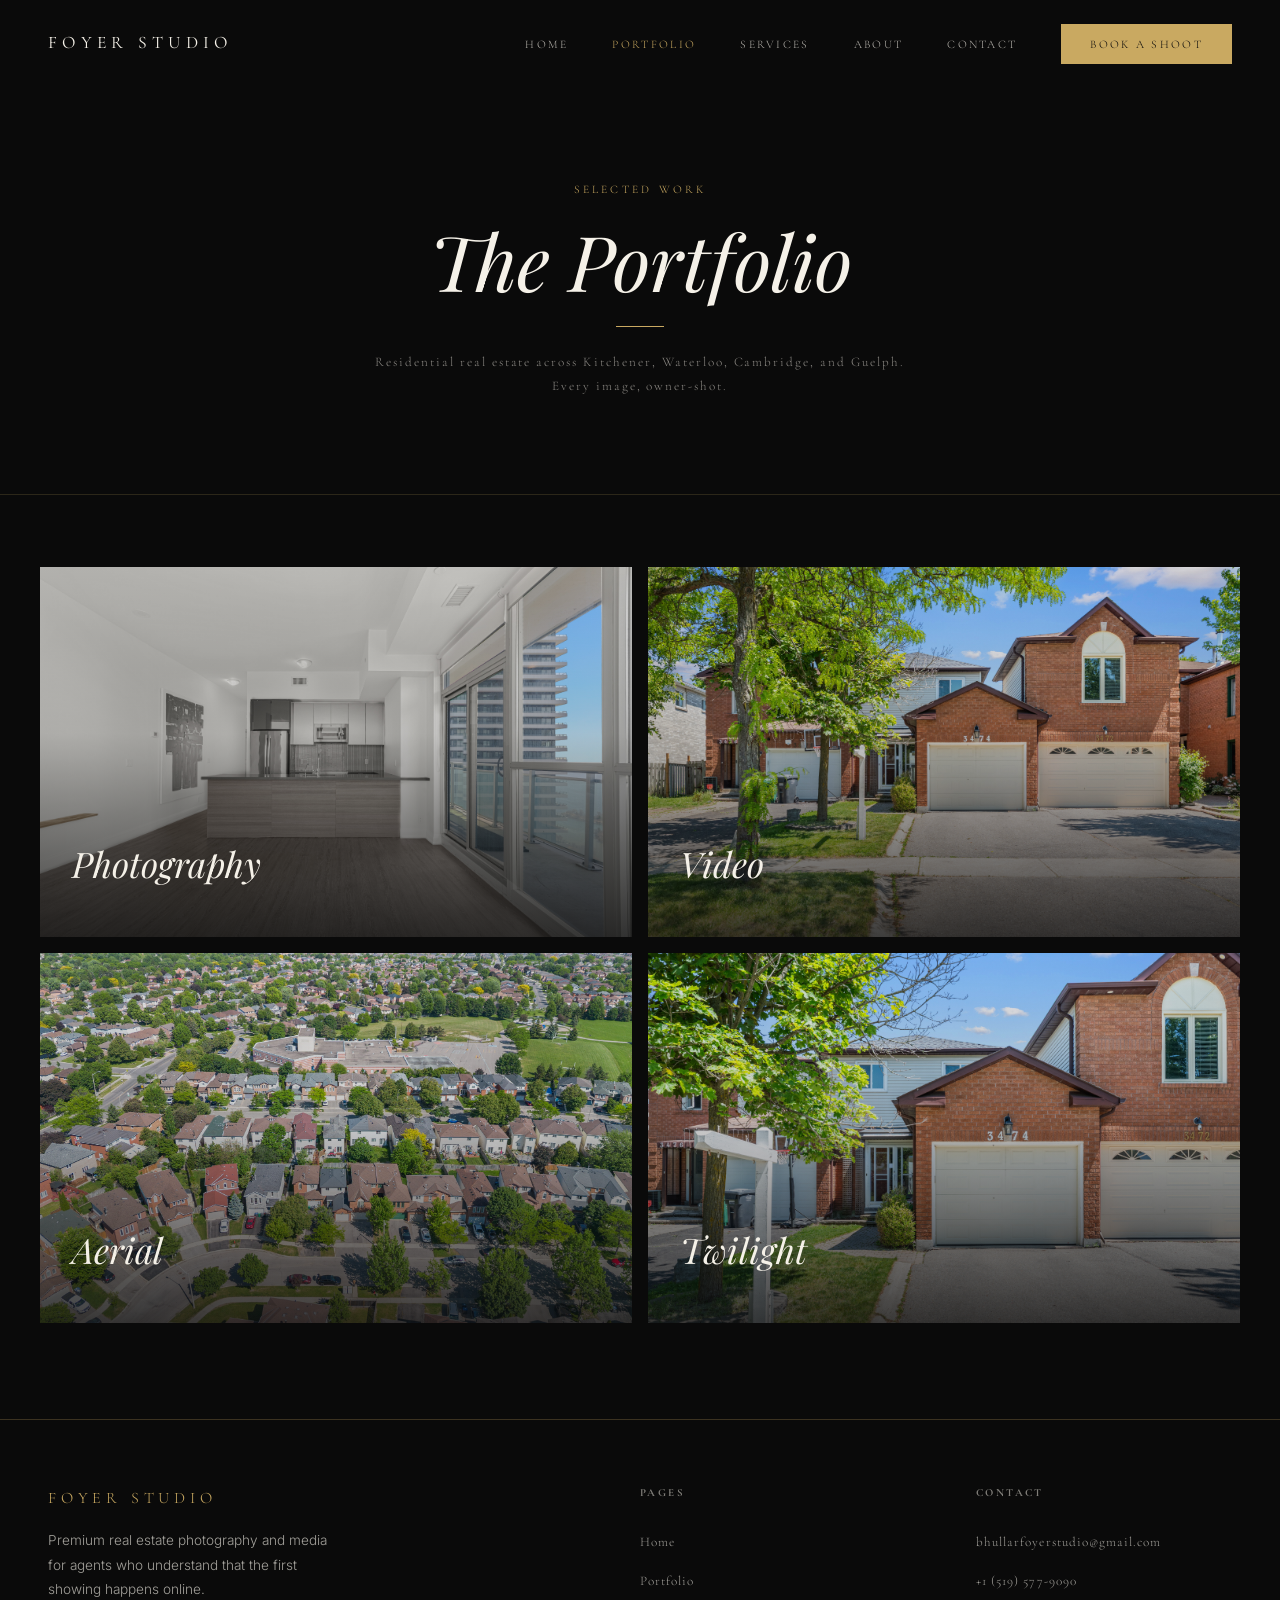
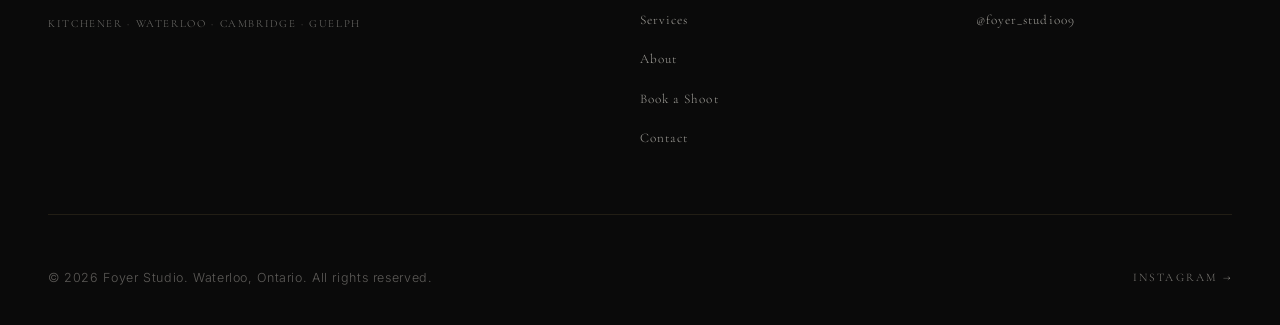
<file: portfolio.html>
<!DOCTYPE html>
<html lang="en">
<head>
<meta charset="UTF-8">
<meta name="viewport" content="width=device-width, initial-scale=1.0">
<title>Portfolio — Real Estate Photography | Foyer Studio Waterloo</title>
<meta name="description" content="Browse Foyer Studio's real estate photography portfolio. Photography, aerial drone, video, and twilight categories — residential listings across Kitchener, Waterloo, Cambridge, and Guelph.">
<meta name="keywords" content="real estate photography portfolio Waterloo, listing photos Kitchener, property photography portfolio KW, aerial drone photography, twilight photography, Foyer Studio portfolio">
<meta name="author" content="Abhi Bhullar — Foyer Studio">
<meta name="robots" content="index, follow">
<link rel="canonical" href="https://foyerstudio.ca/portfolio.html">
<meta property="og:type" content="website">
<meta property="og:url" content="https://foyerstudio.ca/portfolio.html">
<meta property="og:title" content="Portfolio — Real Estate Photography | Foyer Studio">
<meta property="og:description" content="Real estate photography portfolio from Foyer Studio. Photography, aerial, video, and twilight categories across the KW Region.">
<meta property="og:image" content="https://foyerstudio.ca/living%20room%20.jpg">
<meta property="og:site_name" content="Foyer Studio">
<meta property="og:locale" content="en_CA">
<meta name="twitter:card" content="summary_large_image">
<meta name="twitter:title" content="Portfolio — Real Estate Photography | Foyer Studio">
<meta name="twitter:description" content="Real estate photography portfolio from Foyer Studio Waterloo.">
<meta name="twitter:image" content="https://foyerstudio.ca/living%20room%20.jpg">
<link rel="stylesheet" href="styles.css">
<script async src="https://www.googletagmanager.com/gtag/js?id=G-XKBW69VHVK"></script>
<script>
window.dataLayer = window.dataLayer || [];
function gtag(){dataLayer.push(arguments);}
gtag('js', new Date());
gtag('config', 'G-XKBW69VHVK');
</script>
<script type="application/ld+json">
{
  "@context": "https://schema.org",
  "@type": "LocalBusiness",
  "name": "Foyer Studio",
  "description": "Premium real estate photography and media studio serving Kitchener, Waterloo, Cambridge, and Guelph.",
  "url": "https://foyerstudio.ca/portfolio.html",
  "telephone": "+15195779090",
  "email": "bhullarfoyerstudio@gmail.com",
  "founder": {"@type": "Person", "name": "Abhi Bhullar"},
  "address": {"@type": "PostalAddress", "addressLocality": "Waterloo", "addressRegion": "ON", "addressCountry": "CA"},
  "areaServed": [{"@type": "City", "name": "Kitchener"},{"@type": "City", "name": "Waterloo"},{"@type": "City", "name": "Cambridge"},{"@type": "City", "name": "Guelph"}],
  "sameAs": ["https://www.instagram.com/foyer_studio09"],
  "priceRange": "$$",
  "openingHours": "Mo-Su 08:00-20:00"
}
</script>
<style>
.pf-cat-hero{background:var(--obsidian);padding:180px 40px 96px;text-align:center;border-bottom:1px solid rgba(201,169,97,.18)}
.pf-cat-hero-inner{max-width:720px;margin:0 auto}
.pf-cat-title{font-family:var(--font-display);font-size:clamp(3rem,6vw,5rem);font-weight:400;font-style:italic;color:var(--ivory);line-height:1.1;margin-bottom:0}
.pf-cat-desc{font-family:var(--font-logo);font-size:.82rem;letter-spacing:.15em;color:rgba(245,241,232,.55);line-height:1.8;margin-top:8px}
.pf-cat-section{background:var(--obsidian);padding:72px 40px 96px}
.pf-cat-grid{max-width:var(--max-width);margin:0 auto;display:grid;grid-template-columns:repeat(2,1fr);gap:16px}
.pf-cat-tile{position:relative;aspect-ratio:16/10;overflow:hidden;background:#111;display:block;text-decoration:none}
.pf-cat-tile img{width:100%;height:100%;object-fit:cover;transition:transform .65s ease;display:block}
.pf-cat-tile:hover img{transform:scale(1.06)}
.pf-cat-tile-overlay{position:absolute;inset:0;background:linear-gradient(to top,rgba(10,10,10,.78) 0%,rgba(10,10,10,.18) 55%,rgba(10,10,10,.05) 100%);transition:background .4s ease}
.pf-cat-tile:hover .pf-cat-tile-overlay{background:linear-gradient(to top,rgba(10,10,10,.85) 0%,rgba(10,10,10,.3) 55%,rgba(10,10,10,.1) 100%)}
.pf-cat-tile-label{position:absolute;bottom:0;left:0;right:0;padding:28px 32px;z-index:2;display:flex;flex-direction:column;gap:6px}
.pf-cat-tile-name{font-family:var(--font-display);font-size:clamp(1.6rem,2.8vw,2.2rem);font-weight:400;font-style:italic;color:var(--ivory);line-height:1.1;display:block}
.pf-cat-tile-arrow{font-family:var(--font-logo);font-size:.72rem;letter-spacing:.22em;text-transform:uppercase;color:var(--gold);opacity:0;transform:translateX(-8px);transition:opacity .35s ease,transform .35s ease;display:block}
.pf-cat-tile:hover .pf-cat-tile-arrow{opacity:1;transform:translateX(0)}
.pf-cat-tile-border{position:absolute;inset:0;border:1px solid transparent;transition:border-color .35s ease;z-index:3;pointer-events:none}
.pf-cat-tile:hover .pf-cat-tile-border{border-color:rgba(201,169,97,.35)}
@media(max-width:768px){.pf-cat-grid{grid-template-columns:1fr;gap:12px}.pf-cat-section{padding:48px 24px 72px}.pf-cat-hero{padding:140px 24px 72px}}
</style>
</head>
<body>
<nav class="site-nav scrolled" id="siteNav">
  <div class="nav-inner">
    <a href="index.html" class="nav-logo">Foyer Studio</a>
    <ul class="nav-links">
      <li><a href="index.html">Home</a></li>
      <li><a href="portfolio.html" class="nav-active">Portfolio</a></li>
      <li><a href="services.html">Services</a></li>
      <li><a href="about.html">About</a></li>
      <li><a href="contact.html">Contact</a></li>
      <li><a href="book.html" class="nav-cta">Book a Shoot</a></li>
    </ul>
    <button class="nav-toggle" aria-label="Open menu">&#9776;</button>
  </div>
</nav>
<div class="mobile-menu" id="mobileMenu">
  <button class="mobile-close">&#x00D7;</button>
  <ul>
    <li><a href="index.html">Home</a></li>
    <li><a href="portfolio.html">Portfolio</a></li>
    <li><a href="services.html">Services</a></li>
    <li><a href="about.html">About</a></li>
    <li><a href="book.html">Book a Shoot</a></li>
    <li><a href="contact.html">Contact</a></li>
  </ul>
</div>
<section class="pf-cat-hero" aria-label="Portfolio header">
  <div class="pf-cat-hero-inner">
    <span class="section-label">Selected Work</span>
    <h1 class="pf-cat-title">The Portfolio</h1>
    <div class="gold-divider" style="margin:24px auto;"></div>
    <p class="pf-cat-desc">Residential real estate across Kitchener, Waterloo, Cambridge, and Guelph.<br>Every image, owner-shot.</p>
  </div>
</section>
<section class="pf-cat-section" aria-label="Portfolio categories">
  <div class="pf-cat-grid">
    <a href="portfolio-photography.html" class="pf-cat-tile" aria-label="Photography portfolio">
      <img src="photo-open-plan-grey.jpg" alt="Bright open-plan living space" loading="lazy">
      <div class="pf-cat-tile-overlay"></div>
      <div class="pf-cat-tile-label">
        <span class="pf-cat-tile-name">Photography</span>
        <span class="pf-cat-tile-arrow">View Gallery &#8594;</span>
      </div>
      <div class="pf-cat-tile-border"></div>
    </a>
    <a href="portfolio-video.html" class="pf-cat-tile" aria-label="Video portfolio">
      <img src="Front 2.jpg" alt="Exterior front of property" loading="lazy">
      <div class="pf-cat-tile-overlay"></div>
      <div class="pf-cat-tile-label">
        <span class="pf-cat-tile-name">Video</span>
        <span class="pf-cat-tile-arrow">View Gallery &#8594;</span>
      </div>
      <div class="pf-cat-tile-border"></div>
    </a>
    <a href="portfolio-aerial.html" class="pf-cat-tile" aria-label="Aerial portfolio">
      <img src="drone 2.jpg" alt="Aerial drone view of residential property" loading="lazy">
      <div class="pf-cat-tile-overlay"></div>
      <div class="pf-cat-tile-label">
        <span class="pf-cat-tile-name">Aerial</span>
        <span class="pf-cat-tile-arrow">View Gallery &#8594;</span>
      </div>
      <div class="pf-cat-tile-border"></div>
    </a>
    <a href="portfolio-twilight.html" class="pf-cat-tile" aria-label="Twilight portfolio">
      <img src="Front.jpg" alt="Residential exterior at twilight" loading="lazy">
      <div class="pf-cat-tile-overlay"></div>
      <div class="pf-cat-tile-label">
        <span class="pf-cat-tile-name">Twilight</span>
        <span class="pf-cat-tile-arrow">View Gallery &#8594;</span>
      </div>
      <div class="pf-cat-tile-border"></div>
    </a>
  </div>
</section>
<footer class="site-footer">
  <div class="footer-inner">
    <div class="footer-brand">
      <p class="footer-name">Foyer Studio</p>
      <p class="footer-desc">Premium real estate photography and media for agents who understand that the first showing happens online.</p>
      <p class="footer-region">Kitchener &#183; Waterloo &#183; Cambridge &#183; Guelph</p>
    </div>
    <div class="footer-nav">
      <h5>Pages</h5>
      <ul>
        <li><a href="index.html">Home</a></li>
        <li><a href="portfolio.html">Portfolio</a></li>
        <li><a href="services.html">Services</a></li>
        <li><a href="about.html">About</a></li>
        <li><a href="book.html">Book a Shoot</a></li>
        <li><a href="contact.html">Contact</a></li>
      </ul>
    </div>
    <div class="footer-contact">
      <h5>Contact</h5>
      <ul>
        <li><a href="mailto:bhullarfoyerstudio@gmail.com">bhullarfoyerstudio@gmail.com</a></li>
        <li><a href="tel:+15195779090">+1 (519) 577-9090</a></li>
        <li><a href="https://instagram.com/foyer_studio09">@foyer_studio09</a></li>
      </ul>
    </div>
  </div>
  <div class="footer-bottom">
    <p class="footer-copy">&#169; 2026 Foyer Studio. Waterloo, Ontario. All rights reserved.</p>
    <a href="https://instagram.com/foyer_studio09" class="footer-ig">Instagram &#8594;</a>
  </div>
</footer>
<script>
(function(){
  var nav = document.getElementById('siteNav');
  if(!nav) return;
  window.addEventListener('scroll', function(){ nav.classList.toggle('scrolled', window.scrollY > 20); }, {passive:true});
  nav.classList.add('scrolled');
})();
(function(){
  var btn = document.querySelector('.nav-toggle');
  var close = document.querySelector('.mobile-close');
  var menu = document.getElementById('mobileMenu');
  if(btn && menu) btn.addEventListener('click', function(){ menu.classList.add('open'); });
  if(close && menu) close.addEventListener('click', function(){ menu.classList.remove('open'); });
})();
</script>
</body>
</html>
</file>
<file: styles.css>
/* ============================================================
   FOYER STUDIO — Global Stylesheet
   ============================================================ */

/* --- Google Fonts --- */
@import url('https://fonts.googleapis.com/css2?family=Cormorant+Garamond:ital,wght@0,300;0,400;0,500;1,300;1,400&family=Playfair+Display:ital,wght@0,400;0,700;1,400;1,700&family=Inter:wght@300;400;500&display=swap');

/* --- CSS Variables --- */
:root {
  --obsidian: #0A0A0A;
  --ivory: #F5F1E8;
  --gold: #C9A961;
  --warm-white: #FAFAFA;
  --smoke: #3A3A3A;
  --mid-gray: #8A8A8A;
  --light-gray: #E8E4DC;
  --font-display: 'Playfair Display', Georgia, serif;
  --font-logo: 'Cormorant Garamond', Georgia, serif;
  --font-body: 'Inter', system-ui, sans-serif;
  --max-width: 1280px;
  --section-pad: 90px 40px;
  --transition: all 0.35s ease;
}
*, *::before, *::after { box-sizing: border-box; margin: 0; padding: 0; }
html { scroll-behavior: smooth; font-size: 16px; }
body { background: var(--warm-white); color: var(--smoke); font-family: var(--font-body); font-weight: 300; line-height: 1.7; -webkit-font-smoothing: antialiased; }
img { display: block; width: 100%; height: 100%; object-fit: cover; }
a { text-decoration: none; color: inherit; }
ul { list-style: none; }

/* --- Typography --- */
h1, h2, h3, h4 { font-family: var(--font-display); font-weight: 400; line-height: 1.1; }
h1 { font-size: clamp(3.5rem, 7vw, 6rem); }
h2 { font-size: clamp(2rem, 3.5vw, 3rem); }
h3 { font-size: 1.4rem; }
h4 { font-size: 1rem; }
p { line-height: 1.75; }

.section-label {
  font-family: var(--font-logo);
  font-size: 0.72rem;
  letter-spacing: 0.28em;
  text-transform: uppercase;
  color: var(--gold);
  display: block;
  margin-bottom: 18px;
}
.section-break { display: block; }
.gold-divider { width: 48px; height: 1px; background: var(--gold); margin: 24px 0; }

/* --- Buttons --- */
.btn-gold {
  display: inline-block;
  font-family: var(--font-logo);
  font-size: 0.78rem;
  letter-spacing: 0.22em;
  text-transform: uppercase;
  color: var(--obsidian);
  background: var(--gold);
  padding: 16px 40px;
  border: 1px solid var(--gold);
  transition: var(--transition);
}
.btn-gold:hover { background: transparent; color: var(--gold); }
.btn-outline-gold {
  display: inline-block;
  font-family: var(--font-logo);
  font-size: 0.78rem;
  letter-spacing: 0.22em;
  text-transform: uppercase;
  color: var(--ivory);
  background: transparent;
  padding: 16px 40px;
  border: 1px solid rgba(201,169,97,0.55);
  transition: var(--transition);
}
.btn-outline-gold:hover { border-color: var(--gold); color: var(--gold); }

/* --- Navigation --- */
.site-nav {
  position: fixed;
  top: 0; left: 0; right: 0;
  z-index: 100;
  padding: 28px 48px;
  display: flex;
  align-items: center;
  transition: var(--transition);
}
.site-nav.scrolled {
  background: rgba(10,10,10,0.92);
  backdrop-filter: blur(12px);
  padding: 18px 48px;
  border-bottom: 1px solid rgba(201,169,97,0.15);
}
.nav-inner {
  max-width: var(--max-width);
  margin: 0 auto;
  width: 100%;
  display: flex;
  align-items: center;
  justify-content: space-between;
}
.nav-logo {
  font-family: var(--font-logo);
  font-size: 1.1rem;
  letter-spacing: 0.3em;
  text-transform: uppercase;
  color: var(--ivory);
  font-weight: 400;
}
.nav-links {
  display: flex;
  align-items: center;
  gap: 44px;
}
.nav-links a {
  font-family: var(--font-logo);
  font-size: 0.72rem;
  letter-spacing: 0.2em;
  text-transform: uppercase;
  color: rgba(245,241,232,0.75);
  transition: var(--transition);
}
.nav-links a:hover { color: var(--gold); }
.nav-cta {
  font-family: var(--font-logo);
  font-size: 0.72rem;
  letter-spacing: 0.2em;
  text-transform: uppercase;
  color: var(--obsidian) !important;
  background: var(--gold);
  padding: 12px 28px;
  border: 1px solid var(--gold);
  transition: var(--transition);
}
.nav-cta:hover { background: transparent; color: var(--gold) !important; }
.nav-toggle { display: none; background: none; border: none; color: var(--ivory); font-size: 1.3rem; cursor: pointer; padding: 4px; }

/* --- Hero --- */
.hero {
  position: relative;
  height: 100vh;
  min-height: 680px;
  display: flex;
  align-items: center;
  background: var(--obsidian);
  overflow: hidden;
}
.hero-bg {
  position: absolute;
  inset: 0;
  background-image: url('Front.jpg');
  background-size: cover;
  background-position: center;
  opacity: 0.52;
  transition: opacity 0.8s ease;
}
.hero-overlay {
  position: absolute;
  inset: 0;
  background: linear-gradient(to top, rgba(10,10,10,0.88) 0%, rgba(10,10,10,0.35) 50%, rgba(10,10,10,0.1) 100%);
}
.hero-content {
  position: relative;
  z-index: 2;
  padding: 0 80px;
  max-width: 980px;
}
.hero-sub {
  font-family: var(--font-logo);
  font-size: 0.82rem;
  letter-spacing: 0.25em;
  text-transform: uppercase;
  color: rgba(245,241,232,0.65);
  margin-bottom: 32px;
  display: block;
}
.hero-tagline {
  font-family: var(--font-display);
  font-size: clamp(4rem, 8.5vw, 7.5rem);
  font-weight: 400;
  font-style: italic;
  color: var(--ivory);
  line-height: 1.04;
  margin-bottom: 32px;
  letter-spacing: -0.01em;
}
.hero-highlight {
  color: var(--gold);
  display: block;
}
.hero-services {
  font-family: var(--font-logo);
  font-size: 0.82rem;
  letter-spacing: 0.2em;
  text-transform: uppercase;
  color: rgba(245,241,232,0.55);
  margin-bottom: 48px;
}
.hero-actions { display: flex; gap: 20px; align-items: center; flex-wrap: wrap; }
.hero-scroll {
  position: absolute;
  bottom: 40px;
  right: 60px;
  z-index: 2;
  display: flex;
  flex-direction: column;
  align-items: center;
  gap: 10px;
  font-family: var(--font-logo);
  font-size: 0.65rem;
  letter-spacing: 0.2em;
  text-transform: uppercase;
  color: rgba(245,241,232,0.45);
  writing-mode: vertical-rl;
}
.hero-scroll::after {
  content: '';
  display: block;
  width: 1px;
  height: 50px;
  background: var(--gold);
  opacity: 0.5;
}

/* --- Sections --- */
.section { padding: var(--section-pad); }
.section-inner { max-width: var(--max-width); margin: 0 auto; }
.section-header { text-align: center; margin-bottom: 56px; }
.section-header h2 { margin-bottom: 14px; }
.section-header p { max-width: 520px; margin: 0 auto; color: var(--mid-gray); }
.section-dark { background: var(--obsidian); }
.section-dark h2, .section-dark h3, .section-dark h4 { color: var(--ivory); }
.section-dark p { color: rgba(245,241,232,0.65); }
.section-dark .section-label { color: var(--gold); }
.section-light { background: var(--ivory); }

/* --- Services Strip --- */
.services-strip { background: var(--obsidian); padding: 0; }
.services-strip-inner {
  max-width: var(--max-width);
  margin: 0 auto;
  display: grid;
  grid-template-columns: repeat(5, 1fr);
  border-top: 1px solid rgba(201,169,97,0.2);
}
.service-item {
  padding: 36px 28px;
  border-right: 1px solid rgba(201,169,97,0.12);
  transition: var(--transition);
}
.service-item:last-child { border-right: none; }
.service-item:hover { background: rgba(201,169,97,0.05); }
.service-icon {
  font-family: var(--font-logo);
  font-size: 1.4rem;
  color: var(--gold);
  margin-bottom: 12px;
  display: block;
}
.service-item h4 {
  font-family: var(--font-logo);
  font-size: 0.72rem;
  letter-spacing: 0.22em;
  text-transform: uppercase;
  color: var(--ivory);
  margin-bottom: 8px;
}
.service-item p { font-size: 0.82rem; color: rgba(245,241,232,0.5); line-height: 1.6; }

/* --- Portfolio Grid (Home Page) --- */
.portfolio-preview { padding: 80px 40px; }
.portfolio-preview .section-inner { max-width: var(--max-width); margin: 0 auto; }
.portfolio-grid {
  display: grid;
  grid-template-columns: repeat(3, 1fr);
  gap: 4px;
  margin-bottom: 48px;
}
.portfolio-item {
  position: relative;
  aspect-ratio: 4/3;
  overflow: hidden;
  background: var(--obsidian);
  cursor: pointer;
}
.portfolio-item img {
  width: 100%;
  height: 100%;
  object-fit: cover;
  transition: transform 0.55s ease;
}
.portfolio-item:hover img { transform: scale(1.05); }
.portfolio-item-overlay {
  position: absolute;
  inset: 0;
  background: rgba(10,10,10,0.45);
  opacity: 0;
  transition: var(--transition);
  display: flex;
  align-items: flex-end;
  padding: 20px 24px;
}
.portfolio-item:hover .portfolio-item-overlay { opacity: 1; }
.portfolio-item-overlay span {
  font-family: var(--font-logo);
  font-size: 0.72rem;
  letter-spacing: 0.22em;
  text-transform: uppercase;
  color: var(--ivory);
  border-bottom: 1px solid var(--gold);
  padding-bottom: 3px;
}
.portfolio-cta { text-align: center; margin-top: 48px; }

/* --- About Preview --- */
.about-preview { padding: var(--section-pad); }
.about-preview-inner {
  display: grid;
  grid-template-columns: 1fr 1fr;
  gap: 80px;
  align-items: center;
}
.about-preview-text h2 { color: var(--obsidian); margin-bottom: 24px; }
.about-preview-text p { color: var(--smoke); margin-bottom: 20px; font-size: 0.95rem; }
.about-stats {
  display: grid;
  grid-template-columns: 1fr 1fr;
  gap: 24px 40px;
  margin-top: 40px;
  padding-top: 32px;
  border-top: 1px solid var(--light-gray);
}
.stat-label {
  font-family: var(--font-logo);
  font-size: 0.65rem;
  letter-spacing: 0.22em;
  text-transform: uppercase;
  color: var(--mid-gray);
  display: block;
  margin-bottom: 4px;
}
.stat-value {
  font-family: var(--font-display);
  font-size: 1.2rem;
  color: var(--obsidian);
  display: block;
}
.about-preview-image {
  aspect-ratio: 3/4;
  overflow: hidden;
  background: var(--light-gray);
}
.about-preview-image img { width: 100%; height: 100%; object-fit: cover; object-position: top; }

/* --- Testimonial Section --- */
.testimonial-section {
  padding: 80px 40px;
  background: var(--obsidian);
}
.testimonial-section .section-inner {
  max-width: 800px;
  margin: 0 auto;
  text-align: center;
}
.testimonial-section .section-label { color: var(--gold); }
.testimonial-section h2 { color: var(--ivory); margin-bottom: 48px; }
.testimonial-quote {
  font-family: var(--font-display);
  font-size: 1.2rem;
  font-style: italic;
  color: var(--ivory);
  line-height: 1.75;
  margin-bottom: 36px;
}
.testimonial-quote p { margin-bottom: 0; color: var(--ivory); }
.testimonial-author {
  display: flex;
  flex-direction: column;
  align-items: center;
  gap: 4px;
}
.author-name {
  font-family: var(--font-logo);
  font-size: 0.88rem;
  letter-spacing: 0.18em;
  text-transform: uppercase;
  color: var(--gold);
  display: block;
}
.author-firm {
  font-family: var(--font-logo);
  font-size: 0.75rem;
  letter-spacing: 0.12em;
  color: rgba(245,241,232,0.5);
  display: block;
}

/* --- CTA Section --- */
.cta-section { padding: 90px 40px; }
.cta-inner { max-width: 700px; margin: 0 auto; text-align: center; }
.cta-inner h2 { color: var(--ivory); margin-bottom: 20px; }
.cta-inner p { color: rgba(245,241,232,0.65); margin-bottom: 44px; font-size: 0.95rem; }

/* --- Footer --- */
.site-footer {
  background: var(--obsidian);
  border-top: 1px solid rgba(201,169,97,0.25);
  padding: 64px 48px 36px;
}
.footer-inner {
  max-width: var(--max-width);
  margin: 0 auto;
  display: grid;
  grid-template-columns: 2fr 1fr 1fr;
  gap: 80px;
  margin-bottom: 52px;
  padding-bottom: 52px;
  border-bottom: 1px solid rgba(201,169,97,0.12);
}
.footer-name {
  font-family: var(--font-logo);
  font-size: 1rem;
  letter-spacing: 0.3em;
  text-transform: uppercase;
  color: var(--gold);
  display: block;
  margin-bottom: 16px;
}
.footer-desc {
  font-size: 0.85rem;
  color: rgba(245,241,232,0.65);
  max-width: 280px;
  line-height: 1.8;
  margin-bottom: 12px;
}
.footer-region {
  font-family: var(--font-logo);
  font-size: 0.68rem;
  letter-spacing: 0.15em;
  text-transform: uppercase;
  color: rgba(245,241,232,0.45);
  line-height: 1.9;
}
.footer-nav h5,
.footer-contact h5 {
  font-family: var(--font-logo);
  font-size: 0.68rem;
  letter-spacing: 0.22em;
  text-transform: uppercase;
  color: rgba(245,241,232,0.5);
  margin-bottom: 24px;
}
.footer-nav ul li,
.footer-contact ul li { margin-bottom: 12px; }
.footer-nav ul li a,
.footer-contact ul li a {
  font-family: var(--font-logo);
  font-size: 0.82rem;
  letter-spacing: 0.08em;
  color: rgba(245,241,232,0.65);
  transition: var(--transition);
}
.footer-nav ul li a:hover,
.footer-contact ul li a:hover { color: var(--gold); }
.footer-inquiry {
  font-family: var(--font-logo);
  font-size: 0.72rem;
  letter-spacing: 0.18em;
  text-transform: uppercase;
  color: var(--gold) !important;
  border-bottom: 1px solid rgba(201,169,97,0.4);
  padding-bottom: 2px;
}
.footer-bottom {
  max-width: var(--max-width);
  margin: 0 auto;
  display: flex;
  justify-content: space-between;
  align-items: center;
}
.footer-copy {
  font-size: 0.78rem;
  color: rgba(245,241,232,0.35);
  letter-spacing: 0.05em;
}
.footer-ig {
  font-family: var(--font-logo);
  font-size: 0.72rem;
  letter-spacing: 0.18em;
  text-transform: uppercase;
  color: rgba(245,241,232,0.5);
  transition: var(--transition);
}
.footer-ig:hover { color: var(--gold); }

/* --- Animations --- */
.page-wrapper { opacity: 0; animation: fadeIn 0.6s ease forwards; }
@keyframes fadeIn { to { opacity: 1; } }

/* --- Mobile Menu --- */
.mobile-menu {
  display: none;
  position: fixed;
  inset: 0;
  background: var(--obsidian);
  z-index: 999;
  flex-direction: column;
  align-items: center;
  justify-content: center;
  gap: 40px;
}
.mobile-menu.open { display: flex; }
.mobile-menu a {
  font-family: var(--font-logo);
  font-size: 1.4rem;
  letter-spacing: 0.2em;
  text-transform: uppercase;
  color: var(--ivory);
  transition: var(--transition);
}
.mobile-menu a:hover { color: var(--gold); }
.mobile-close {
  position: absolute;
  top: 28px;
  right: 32px;
  background: none;
  border: none;
  color: var(--ivory);
  font-size: 1.8rem;
  cursor: pointer;
  line-height: 1;
}

/* ============================================================
PORTFOLIO PAGE
============================================================ */

/* --- Portfolio Hero --- */
.pf-hero {
  background: var(--obsidian);
  padding: 180px 40px 96px;
  text-align: center;
  border-bottom: 1px solid rgba(201,169,97,0.18);
}
.pf-hero-inner {
  max-width: 720px;
  margin: 0 auto;
}
.pf-hero-title {
  font-family: var(--font-display);
  font-size: clamp(3rem, 6vw, 5rem);
  font-weight: 400;
  font-style: italic;
  color: var(--ivory);
  line-height: 1.1;
  margin-bottom: 0;
}
.pf-hero-desc {
  font-family: var(--font-logo);
  font-size: 0.82rem;
  letter-spacing: 0.15em;
  color: rgba(245,241,232,0.55);
  line-height: 1.8;
  margin-top: 8px;
}

/* --- Filter Tabs --- */
.pf-gallery-section { padding: 72px 40px 96px; }
.pf-filters {
  display: flex;
  justify-content: center;
  gap: 0;
  border: 1px solid rgba(201,169,97,0.25);
  max-width: max-content;
  margin: 0 auto 56px;
}
.pf-filter-btn {
  font-family: var(--font-logo);
  font-size: 0.72rem;
  letter-spacing: 0.2em;
  text-transform: uppercase;
  padding: 14px 30px;
  background: transparent;
  border: none;
  border-right: 1px solid rgba(201,169,97,0.18);
  color: rgba(245,241,232,0.5);
  cursor: pointer;
  transition: var(--transition);
}
.pf-filter-btn:last-child { border-right: none; }
.pf-filter-btn:hover { color: var(--gold); }
.pf-filter-btn.active {
  color: var(--gold);
  background: rgba(201,169,97,0.08);
  border-bottom: 1px solid var(--gold);
}

/* --- Gallery Grid --- */
.pf-grid {
  display: grid;
  grid-template-columns: repeat(3, 1fr);
  gap: 10px;
  max-width: var(--max-width);
  margin: 0 auto;
}
.pf-item {
  position: relative;
  aspect-ratio: 4/3;
  overflow: hidden;
  background: #111;
  cursor: pointer;
}
.pf-item img {
  width: 100%;
  height: 100%;
  object-fit: cover;
  transition: transform 0.55s ease;
  display: block;
}
.pf-item:hover img { transform: scale(1.05); }
.pf-item-overlay {
  position: absolute;
  inset: 0;
  background: rgba(10,10,10,0.45);
  opacity: 0;
  transition: var(--transition);
  display: flex;
  align-items: flex-end;
  padding: 20px 24px;
}
.pf-item:hover .pf-item-overlay { opacity: 1; }
.pf-item-overlay span {
  font-family: var(--font-logo);
  font-size: 0.72rem;
  letter-spacing: 0.22em;
  text-transform: uppercase;
  color: var(--ivory);
  border-bottom: 1px solid var(--gold);
  padding-bottom: 3px;
}

/* --- Coming Soon --- */
.pf-empty {
  text-align: center;
  padding: 80px 40px;
  border: 1px solid rgba(201,169,97,0.15);
  margin-top: 40px;
}
.pf-empty p { color: rgba(245,241,232,0.45); font-family: var(--font-logo); letter-spacing: 0.1em; }

/* --- Lightbox --- */
.pf-lightbox {
  position: fixed;
  inset: 0;
  z-index: 1000;
  display: flex;
  align-items: center;
  justify-content: center;
}
.pf-lightbox[hidden] { display: none; }
.pf-lightbox-backdrop {
  position: absolute;
  inset: 0;
  background: rgba(5,5,5,0.94);
  cursor: pointer;
}
.pf-lightbox-img-wrap {
  position: relative;
  z-index: 2;
  max-width: 92vw;
  max-height: 90vh;
  display: flex;
  flex-direction: column;
  align-items: center;
  gap: 12px;
}
.pf-lightbox-img-wrap img {
  max-width: 100%;
  max-height: 82vh;
  object-fit: contain;
  display: block;
  width: auto;
  height: auto;
}
.pf-lightbox-caption {
  font-family: var(--font-logo);
  font-size: 0.7rem;
  letter-spacing: 0.22em;
  text-transform: uppercase;
  color: rgba(201,169,97,0.75);
}
.pf-lightbox-close {
  position: fixed;
  top: 24px;
  right: 28px;
  z-index: 3;
  background: none;
  border: 1px solid rgba(201,169,97,0.3);
  color: rgba(245,241,232,0.8);
  font-size: 1.6rem;
  width: 44px;
  height: 44px;
  line-height: 1;
  cursor: pointer;
  transition: var(--transition);
}
.pf-lightbox-close:hover { border-color: var(--gold); color: var(--gold); }
.pf-lightbox-prev,
.pf-lightbox-next {
  position: fixed;
  top: 50%;
  transform: translateY(-50%);
  z-index: 3;
  background: none;
  border: 1px solid rgba(201,169,97,0.3);
  color: rgba(245,241,232,0.8);
  font-size: 2rem;
  width: 48px;
  height: 64px;
  line-height: 1;
  cursor: pointer;
  transition: var(--transition);
}
.pf-lightbox-prev { left: 20px; }
.pf-lightbox-next { right: 20px; }
.pf-lightbox-prev:hover,
.pf-lightbox-next:hover { border-color: var(--gold); color: var(--gold); }

/* --- Active nav link --- */
.nav-active { color: var(--gold) !important; }

/* ============================================================
   SERVICES PAGE
   ============================================================ */
.services-hero { background: var(--obsidian); padding: 180px 40px 100px; text-align: center; }
.services-hero h1 { color: var(--ivory); font-style: italic; }
.packages-grid { display: grid; grid-template-columns: repeat(3, 1fr); gap: 2px; max-width: var(--max-width); margin: 0 auto; }
.package-card { background: var(--warm-white); padding: 50px 40px; position: relative; border-bottom: 2px solid transparent; transition: var(--transition); }
.package-card:hover { border-bottom-color: var(--gold); }
.package-card.featured { background: var(--obsidian); }
.package-card.featured h3, .package-card.featured .package-price { color: var(--ivory); }
.package-name { font-family: var(--font-logo); font-size: 0.72rem; letter-spacing: 0.25em; text-transform: uppercase; color: var(--mid-gray); display: block; margin-bottom: 8px; }
.package-price { font-family: var(--font-display); font-size: 2.5rem; color: var(--obsidian); margin-bottom: 6px; }
.package-period { font-family: var(--font-logo); font-size: 0.72rem; letter-spacing: 0.1em; color: var(--mid-gray); }
.package-divider { width: 32px; height: 1px; background: var(--gold); margin: 28px 0; }
.package-features li { font-size: 0.88rem; color: var(--smoke); padding: 10px 0; border-bottom: 1px solid var(--light-gray); display: flex; align-items: center; gap: 12px; }
.package-card.featured .package-features li { color: rgba(245,241,232,0.7); border-bottom-color: rgba(201,169,97,0.15); }
.addons-grid { display: grid; grid-template-columns: repeat(3, 1fr); gap: 2px; max-width: var(--max-width); margin: 0 auto; }
.addon-item { padding: 36px 32px; background: var(--warm-white); border-bottom: 2px solid transparent; transition: var(--transition); }
.addon-item:hover { border-bottom-color: var(--gold); }

/* ============================================================
   ABOUT PAGE — Redesign 2026
   ============================================================ */

/* ---- Dark nav override for light-background pages ---- */
.nav-dark {
  background: var(--obsidian) !important;
  border-bottom: 1px solid rgba(201,169,97,0.18);
}
.nav-dark .nav-logo { color: var(--ivory); }
.nav-dark .nav-links a { color: rgba(245,241,232,0.75); }
.nav-dark .nav-links a:hover { color: var(--gold); }
.nav-dark .nav-toggle { color: var(--ivory); }

/* ---- About Page Base ---- */
.about-page { background: var(--warm-white); padding-top: 80px; }

/* ---- Hero Intro: Photo + Text ---- */
.about-hero-intro {
  background: var(--obsidian);
  padding: 100px 48px 80px;
}
.about-hero-inner {
  max-width: var(--max-width);
  margin: 0 auto;
  display: grid;
  grid-template-columns: 380px 1fr;
  gap: 80px;
  align-items: center;
}
.about-portrait-wrap {
  aspect-ratio: 4/5;
  overflow: hidden;
  max-height: 480px;
}
.about-portrait-img {
  width: 100%;
  height: 100%;
  object-fit: cover;
  object-position: top center;
  display: block;
}
.about-intro-text { color: var(--ivory); }
.about-name {
  font-family: var(--font-display);
  font-size: clamp(2.5rem, 5vw, 4rem);
  color: var(--ivory);
  line-height: 1.05;
  margin-bottom: 24px;
}
.about-tagline {
  font-family: var(--font-logo);
  font-size: 1.05rem;
  color: rgba(245,241,232,0.8);
  font-style: italic;
  margin-bottom: 20px;
  line-height: 1.6;
}
.about-intro-body {
  font-size: 0.92rem;
  color: rgba(245,241,232,0.6);
  line-height: 1.8;
}

/* ---- Two-Column Section ---- */
.about-columns-section {
  background: var(--warm-white);
  padding: 80px 48px;
  border-bottom: 1px solid var(--light-gray);
}
.about-columns-inner {
  max-width: var(--max-width);
  margin: 0 auto;
  display: grid;
  grid-template-columns: 1fr 1px 1fr;
  gap: 0 64px;
  align-items: start;
}
.about-col-heading {
  font-family: var(--font-display);
  font-size: 1.6rem;
  color: var(--obsidian);
  margin-bottom: 28px;
  font-weight: 400;
}
.about-col-divider {
  width: 1px;
  background: var(--gold);
  align-self: stretch;
  opacity: 0.5;
}

/* ---- Chips ---- */
.about-chips {
  display: flex;
  flex-wrap: wrap;
  gap: 10px;
  margin-bottom: 0;
}
.about-chip {
  display: inline-block;
  font-family: var(--font-logo);
  font-size: 0.78rem;
  letter-spacing: 0.14em;
  text-transform: uppercase;
  color: var(--obsidian);
  border: 1px solid var(--gold);
  padding: 8px 18px;
  line-height: 1;
  background: transparent;
  transition: var(--transition);
}
.about-chip:hover {
  background: var(--gold);
  color: var(--obsidian);
}

/* ---- Commitment Block ---- */
.about-commitment {
  margin-top: 48px;
  padding-top: 40px;
  border-top: 1px solid var(--light-gray);
}
.about-commitment-heading {
  font-family: var(--font-display);
  font-size: 1.2rem;
  color: var(--obsidian);
  margin-bottom: 16px;
  font-weight: 400;
}
.about-commitment p {
  font-size: 0.9rem;
  color: var(--smoke);
  line-height: 1.8;
  margin-bottom: 12px;
}

/* ---- Article Sections ---- */
.about-article-section {
  background: var(--warm-white);
  padding: 90px 48px;
}
.about-article-dark {
  background: var(--obsidian);
}
.about-article-dark .about-article-heading,
.about-article-dark .about-article-inner p,
.about-article-dark .about-article-inner .section-label {
  color: inherit;
}
.about-article-dark .about-article-inner { color: rgba(245,241,232,0.75); }
.about-article-dark .about-article-heading { color: var(--ivory); }
.about-article-dark .gold-divider { background: var(--gold); }
.about-article-inner {
  max-width: 720px;
  margin: 0 auto;
}
.about-article-heading {
  font-family: var(--font-display);
  font-size: clamp(1.6rem, 3vw, 2.4rem);
  color: var(--obsidian);
  margin-bottom: 32px;
  font-weight: 400;
}
.about-article-inner p {
  font-size: 1rem;
  line-height: 1.85;
  color: var(--smoke);
  margin-bottom: 20px;
}
.about-quote {
  font-family: var(--font-logo);
  font-size: 1.2rem;
  font-style: italic;
  color: var(--gold);
  border-left: 2px solid var(--gold);
  padding: 16px 0 16px 28px;
  margin: 36px 0 16px;
  line-height: 1.7;
}
.about-sign {
  font-family: var(--font-logo);
  font-size: 0.88rem;
  letter-spacing: 0.1em;
  color: rgba(245,241,232,0.45);
  margin-top: 8px !important;
}

/* ---- CTA Section ---- */
.about-cta-section {
  background: var(--obsidian);
  padding: 100px 48px;
  text-align: center;
  border-top: 1px solid rgba(201,169,97,0.2);
}
.about-cta-inner { max-width: 680px; margin: 0 auto; }
.about-cta-heading {
  font-family: var(--font-display);
  font-size: clamp(1.8rem, 4vw, 3rem);
  color: var(--ivory);
  font-weight: 400;
  margin-bottom: 20px;
  line-height: 1.15;
}
.about-cta-sub {
  font-family: var(--font-logo);
  font-size: 0.88rem;
  letter-spacing: 0.08em;
  color: rgba(245,241,232,0.55);
  margin-bottom: 48px;
  line-height: 1.8;
}
.about-cta-actions {
  display: flex;
  gap: 20px;
  justify-content: center;
  flex-wrap: wrap;
}
.btn-outline-gold-dark {
  display: inline-block;
  font-family: var(--font-logo);
  font-size: 0.78rem;
  letter-spacing: 0.22em;
  text-transform: uppercase;
  color: var(--ivory);
  background: transparent;
  padding: 16px 40px;
  border: 1px solid rgba(201,169,97,0.55);
  transition: var(--transition);
}
.btn-outline-gold-dark:hover { border-color: var(--gold); color: var(--gold); }

/* ============================================================
   CONTACT PAGE
   ============================================================ */

/* ----- Dark Hero ----- */
.contact-page-hero {
  background: var(--obsidian);
  padding: 160px 48px 100px;
  text-align: center;
}
.contact-page-hero-inner {
  max-width: 640px;
  margin: 0 auto;
}
.contact-page-hero h1 {
  color: var(--ivory);
  font-style: italic;
  margin-bottom: 0;
}
.contact-hero-sub {
  color: rgba(245,241,232,0.55);
  max-width: 440px;
  margin: 0 auto;
  font-size: 0.95rem;
}
.gold-divider.center { margin: 24px auto; }

/* ----- Contact Info (light) ----- */
.contact-info-section {
  background: var(--ivory);
  padding: 80px 48px;
}
.contact-info-wrap {
  max-width: var(--max-width);
  margin: 0 auto;
}
.contact-info-grid {
  display: grid;
  grid-template-columns: repeat(3, 1fr);
  gap: 2px;
  max-width: 960px;
  margin: 0 auto;
}
.contact-info-card {
  background: var(--warm-white);
  padding: 44px 36px;
  border-top: 2px solid var(--gold);
}
.contact-info-card h4 {
  font-family: var(--font-logo);
  font-size: 0.68rem;
  letter-spacing: 0.28em;
  text-transform: uppercase;
  color: var(--gold);
  margin-bottom: 14px;
}
.contact-info-card p {
  font-size: 0.9rem;
  color: var(--obsidian);
  margin-bottom: 0;
}
.contact-info-card a {
  color: var(--obsidian);
  transition: var(--transition);
}
.contact-info-card a:hover { color: var(--gold); }
.contact-info-note {
  margin-top: 10px !important;
  font-size: 0.8rem !important;
  color: var(--mid-gray) !important;
}

/* ----- Service Area (light) ----- */
.contact-area-section {
  background: var(--warm-white);
  padding: 80px 48px;
  border-top: 1px solid var(--light-gray);
}
.contact-area-wrap {
  max-width: var(--max-width);
  margin: 0 auto;
}
.contact-area-heading {
  color: var(--obsidian);
  margin-bottom: 0;
  font-size: clamp(1.6rem, 2.5vw, 2.2rem);
}
.contact-area-sub {
  color: var(--mid-gray);
  font-size: 0.9rem;
  max-width: 640px;
  margin: 20px 0 48px;
}

/* ----- City Cards ----- */
.contact-city-grid {
  display: grid;
  grid-template-columns: repeat(4, 1fr);
  gap: 16px;
  max-width: 900px;
}
.contact-city-card {
  border: 1px solid rgba(201,169,97,0.35);
  padding: 28px 24px;
  display: flex;
  flex-direction: column;
  gap: 6px;
  transition: var(--transition);
  position: relative;
}
.contact-city-card::before {
  content: '';
  position: absolute;
  top: 0; left: 0;
  width: 32px; height: 2px;
  background: var(--gold);
}
.contact-city-card:hover {
  border-color: var(--gold);
  background: rgba(201,169,97,0.04);
}
.contact-city-label {
  font-family: var(--font-display);
  font-size: 1.1rem;
  color: var(--obsidian);
  font-weight: 400;
}
.contact-city-region {
  font-family: var(--font-logo);
  font-size: 0.65rem;
  letter-spacing: 0.22em;
  text-transform: uppercase;
  color: var(--mid-gray);
}

/* ----- Dark Form Section ----- */
.contact-form-dark {
  background: var(--obsidian);
  padding: 100px 48px;
}
.contact-form-dark-inner {
  max-width: 720px;
  margin: 0 auto;
}
.contact-form-heading {
  color: var(--ivory);
  margin-bottom: 0;
  font-size: clamp(1.8rem, 3vw, 2.6rem);
}
.contact-form-dark .gold-divider { margin: 24px 0 48px; }

/* Form fields on dark background */
.contact-form { margin-top: 0; }
.contact-form-row {
  display: grid;
  grid-template-columns: 1fr 1fr;
  gap: 20px;
  margin-bottom: 20px;
}
.contact-form-group {
  display: flex;
  flex-direction: column;
  margin-bottom: 20px;
}
.contact-form-group label {
  font-family: var(--font-logo);
  font-size: 0.68rem;
  letter-spacing: 0.2em;
  text-transform: uppercase;
  color: rgba(245,241,232,0.6);
  margin-bottom: 8px;
}
.contact-form-group input,
.contact-form-group textarea {
  width: 100%;
  background: rgba(255,255,255,0.05);
  border: 1px solid rgba(201,169,97,0.3);
  color: var(--ivory);
  font-family: var(--font-body);
  font-size: 0.9rem;
  font-weight: 300;
  padding: 14px 18px;
  outline: none;
  transition: var(--transition);
}
.contact-form-group input::placeholder,
.contact-form-group textarea::placeholder {
  color: rgba(245,241,232,0.25);
}
.contact-form-group input:focus,
.contact-form-group textarea:focus {
  border-color: var(--gold);
  background: rgba(255,255,255,0.08);
}
.contact-form-group textarea {
  resize: vertical;
  min-height: 130px;
}
.contact-form-actions {
  margin-top: 32px;
}

/* ----- Nav Dark (solid obsidian on pages with dark hero) ----- */
.nav-dark {
  background: var(--obsidian) !important;
  border-bottom: 1px solid rgba(201,169,97,0.15);
}

/* ============================================================
BOOKING PAGE
============================================================ */

/* ----- Dark Hero ----- */
.book-page-hero {
  background: var(--obsidian);
  padding: 160px 48px 100px;
  text-align: center;
}
.book-page-hero-inner {
  max-width: 640px;
  margin: 0 auto;
}
.book-page-hero h1 {
  color: var(--ivory);
  font-style: italic;
  margin-bottom: 0;
}
.book-hero-sub {
  color: rgba(245,241,232,0.55);
  max-width: 460px;
  margin: 0 auto;
  font-size: 0.95rem;
}

/* ----- Dark Form Section ----- */
.book-form-dark {
  background: var(--obsidian);
  padding: 80px 48px 100px;
}
.book-form-dark-inner {
  max-width: 720px;
  margin: 0 auto;
}

/* Form note */
.book-form-note {
  font-size: 0.85rem;
  color: rgba(245,241,232,0.45);
  margin-bottom: 40px;
  line-height: 1.7;
}

/* Form rows and groups */
.book-form-row {
  display: grid;
  grid-template-columns: 1fr 1fr;
  gap: 20px;
  margin-bottom: 20px;
}
.book-form-group {
  display: flex;
  flex-direction: column;
  margin-bottom: 20px;
}
.book-form-group label {
  font-family: var(--font-logo);
  font-size: 0.68rem;
  letter-spacing: 0.2em;
  text-transform: uppercase;
  color: rgba(245,241,232,0.6);
  margin-bottom: 8px;
}
.book-form-group input,
.book-form-group textarea,
.book-form-group select {
  width: 100%;
  background: rgba(255,255,255,0.05);
  border: 1px solid rgba(201,169,97,0.3);
  color: var(--ivory);
  font-family: var(--font-body);
  font-size: 0.9rem;
  font-weight: 300;
  padding: 14px 18px;
  outline: none;
  transition: var(--transition);
  -webkit-appearance: none;
  appearance: none;
}
.book-form-group input::placeholder,
.book-form-group textarea::placeholder {
  color: rgba(245,241,232,0.25);
}
.book-form-group input:focus,
.book-form-group textarea:focus,
.book-form-group select:focus {
  border-color: var(--gold);
  background: rgba(255,255,255,0.08);
}
.book-form-group select option {
  background: #1a1a1a;
  color: var(--ivory);
}
.book-form-group textarea {
  resize: vertical;
  min-height: 130px;
}

/* What Happens Next */
.book-next {
  background: rgba(201,169,97,0.08);
  border-left: 2px solid var(--gold);
  padding: 28px 32px;
  margin: 36px 0;
}
.book-next-heading {
  font-family: var(--font-logo);
  font-size: 0.75rem;
  letter-spacing: 0.22em;
  text-transform: uppercase;
  color: var(--gold);
  margin-bottom: 12px;
}
.book-next-body {
  font-size: 0.9rem;
  color: rgba(245,241,232,0.65);
  margin-bottom: 0;
  line-height: 1.7;
}

/* Submit button area */
.book-form-actions {
  margin-top: 40px;
  padding-top: 8px;
}

/* ============================================================
   RESPONSIVE
   ============================================================ */
@media (max-width: 1024px) {
  .portfolio-grid { grid-template-columns: repeat(2, 1fr); }
  .services-strip-inner { grid-template-columns: repeat(3, 1fr); }
  .packages-grid { grid-template-columns: 1fr; }
  .about-hero-inner { grid-template-columns: 300px 1fr; gap: 48px; }
  .about-portrait-wrap { max-height: 380px; }
  .about-columns-inner { grid-template-columns: 1fr 1px 1fr; gap: 0 40px; }
}
@media (max-width: 768px) {
  :root { --section-pad: 64px 24px; }
  .site-nav { padding: 20px 24px; }
  .site-nav.scrolled { padding: 14px 24px; }
  .nav-links { display: none; }
  .nav-toggle { display: block; }
  .hero-content { padding: 0 32px; }
  .hero-tagline { font-size: clamp(3rem, 11vw, 5rem); }
  .services-strip-inner { grid-template-columns: repeat(3, 1fr); }
  .portfolio-grid { grid-template-columns: repeat(2, 1fr); gap: 3px; }
  .footer-inner { grid-template-columns: 1fr; gap: 40px; }
  .footer-bottom { flex-direction: column; gap: 16px; text-align: center; }
  .work-grid { grid-template-columns: 1fr; }
  .testimonial-grid { grid-template-columns: 1fr; }
  .contact-info-grid { grid-template-columns: 1fr; }
  .addons-grid { grid-template-columns: 1fr; }
  .form-row { grid-template-columns: 1fr; }
  /* About page mobile */
  .about-hero-intro { padding: 80px 24px 60px; }
  .about-hero-inner { grid-template-columns: 1fr; gap: 40px; }
  .about-portrait-wrap { aspect-ratio: 3/2; max-height: 280px; }
  .about-portrait-img { object-position: top center; }
  .about-name { font-size: clamp(2rem, 8vw, 3rem); }
  .about-columns-section { padding: 60px 24px; }
  .about-columns-inner { grid-template-columns: 1fr; gap: 0; }
  .about-col-divider { width: 100%; height: 1px; margin: 40px 0; }
  .about-article-section { padding: 60px 24px; }
  .about-cta-section { padding: 80px 24px; }
  .about-cta-actions { flex-direction: column; align-items: center; }

  /* Contact page mobile */
  .contact-page-hero { padding: 120px 24px 80px; }
  .contact-info-section { padding: 60px 24px; }
  .contact-info-grid { grid-template-columns: 1fr; }
  .contact-info-card { padding: 32px 24px; }
  .contact-area-section { padding: 60px 24px; }
  .contact-city-grid { grid-template-columns: repeat(2, 1fr); gap: 12px; }
  .contact-form-dark { padding: 80px 24px; }
  .contact-form-row { grid-template-columns: 1fr; gap: 0; }
  /* Book page mobile */
  .book-page-hero { padding: 120px 24px 80px; }
  .book-form-dark { padding: 60px 24px 80px; }
  .book-form-row { grid-template-columns: 1fr; gap: 0; }
}
</file>
